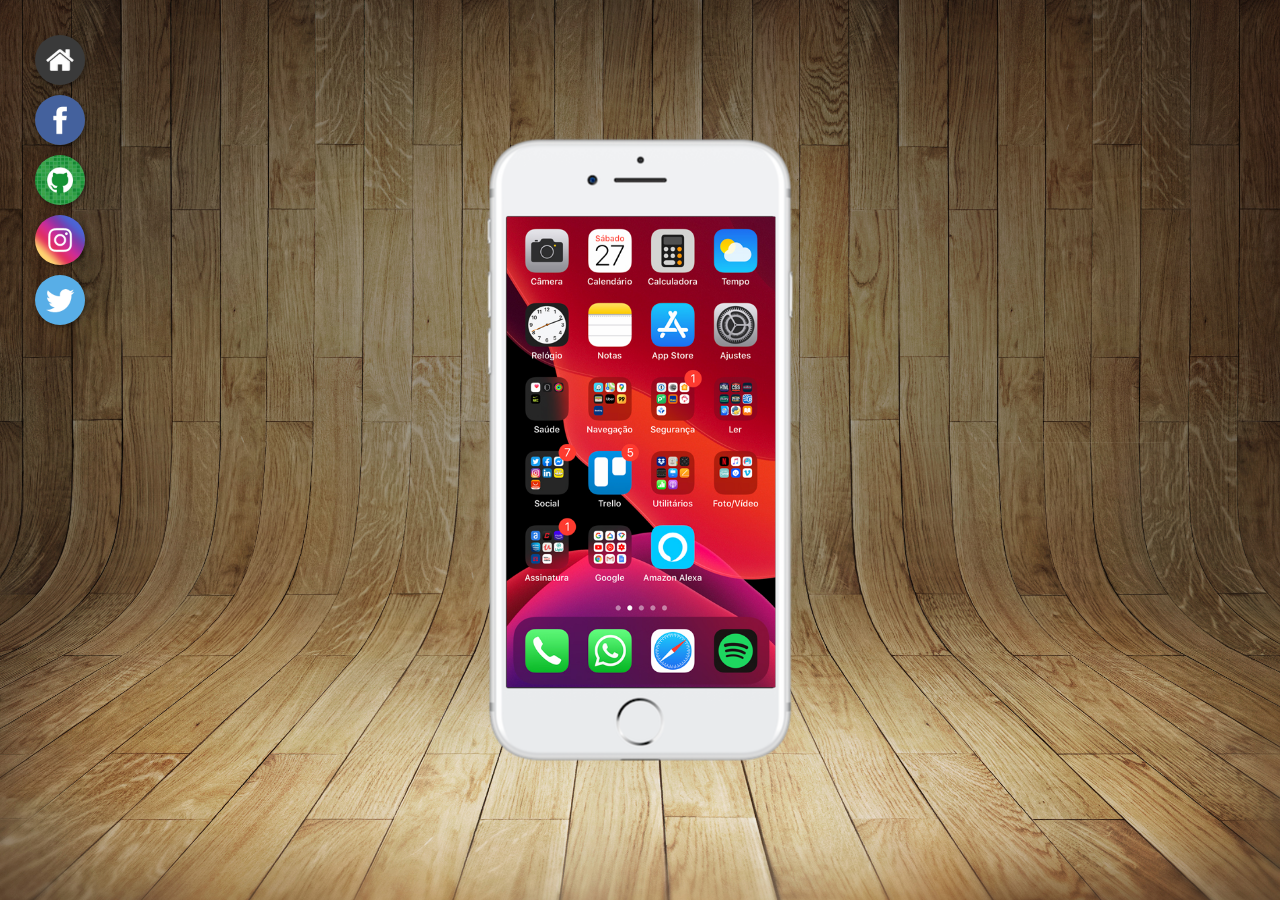
<file: index.html>
<!DOCTYPE html>
<html lang="pt-br">
<head>
    <meta charset="UTF-8">
    <meta http-equiv="X-UA-Compatible" content="IE=edge">
    <meta name="viewport" content="width=device-width, initial-scale=1.0">
    <title>Projeto- Minhas Redes Sociais</title>
    <link rel="shortcut icon" href="favicon.ico" type="image/x-icon">
    <link rel="stylesheet" href="style.css">
</head>
<body>
    <main>
        <section id="telefone">
            <iframe src="home.html" name="tela" id="tela" frameborder="0"></iframe>
        </section>
        <section id="redes-sociais">
            <a href="home.html" target="tela"><img src="imagens/logo-home.jpg" alt=""></a>
            <a href="facebook.html" target="tela"><img src="imagens/logo-facebook.jpg" alt=""></a>
            <a href="github.html" target="tela"><img src="imagens/logo-github.jpg" alt=""></a>
            <a href="instagram.html" target="tela"><img src="imagens/logo-instagram.jpg" alt=""></a>
            <a href="twitter.html" target="tela"><img src="imagens/logo-twitter.jpg" alt=""></a>
        </section>
    </main>
</body>
</html>
</file>
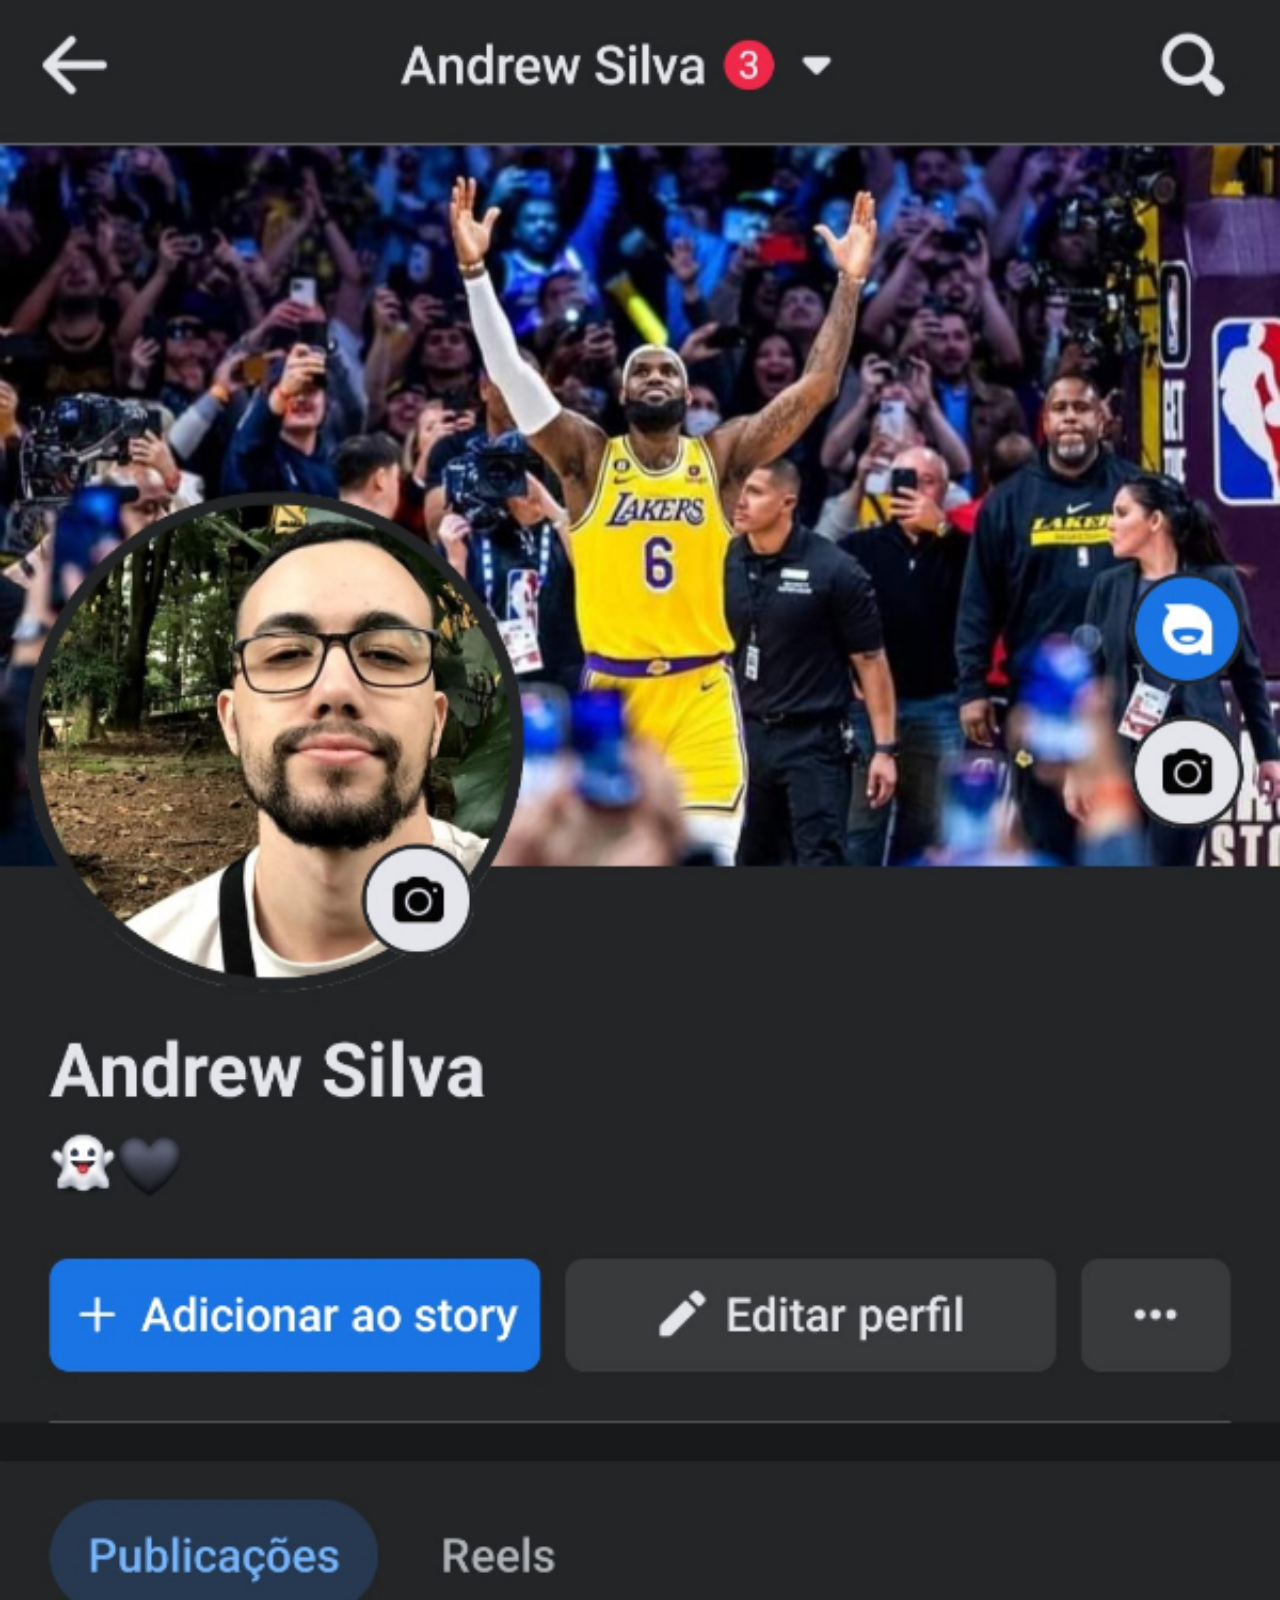
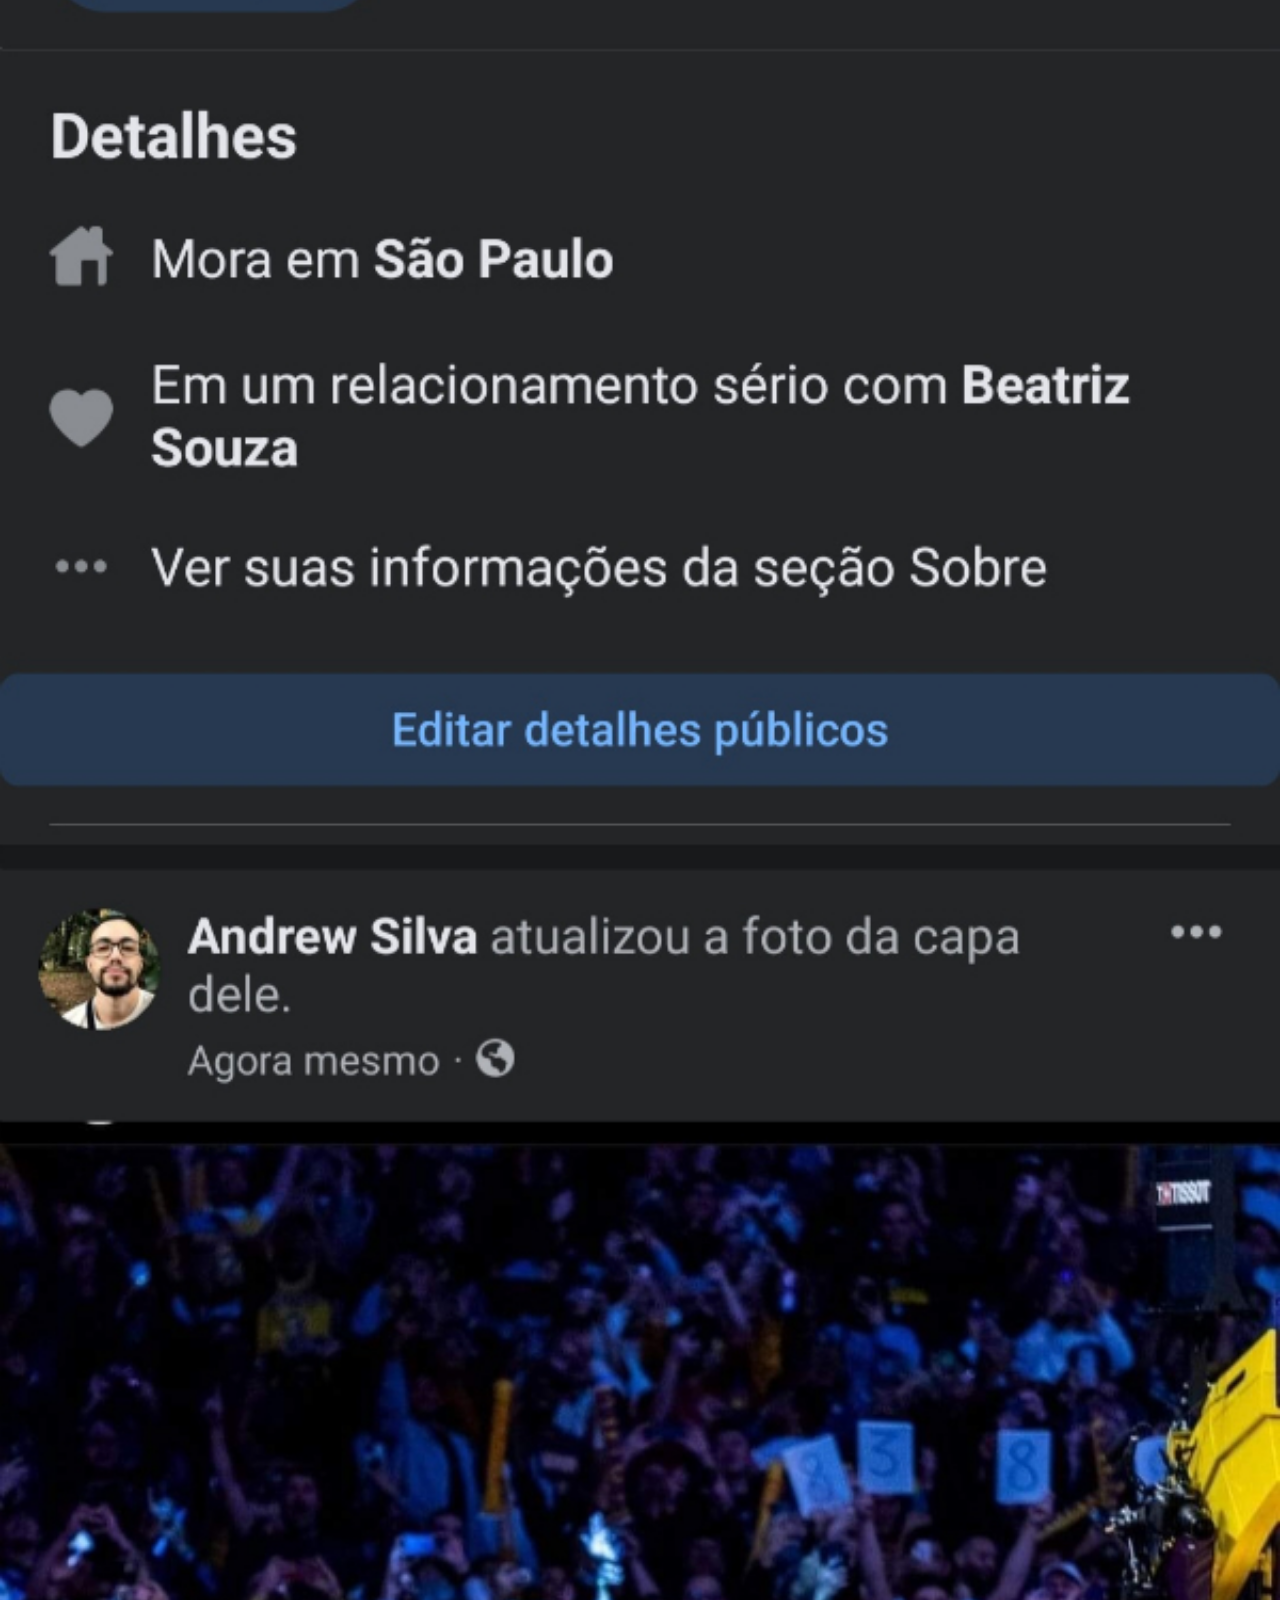
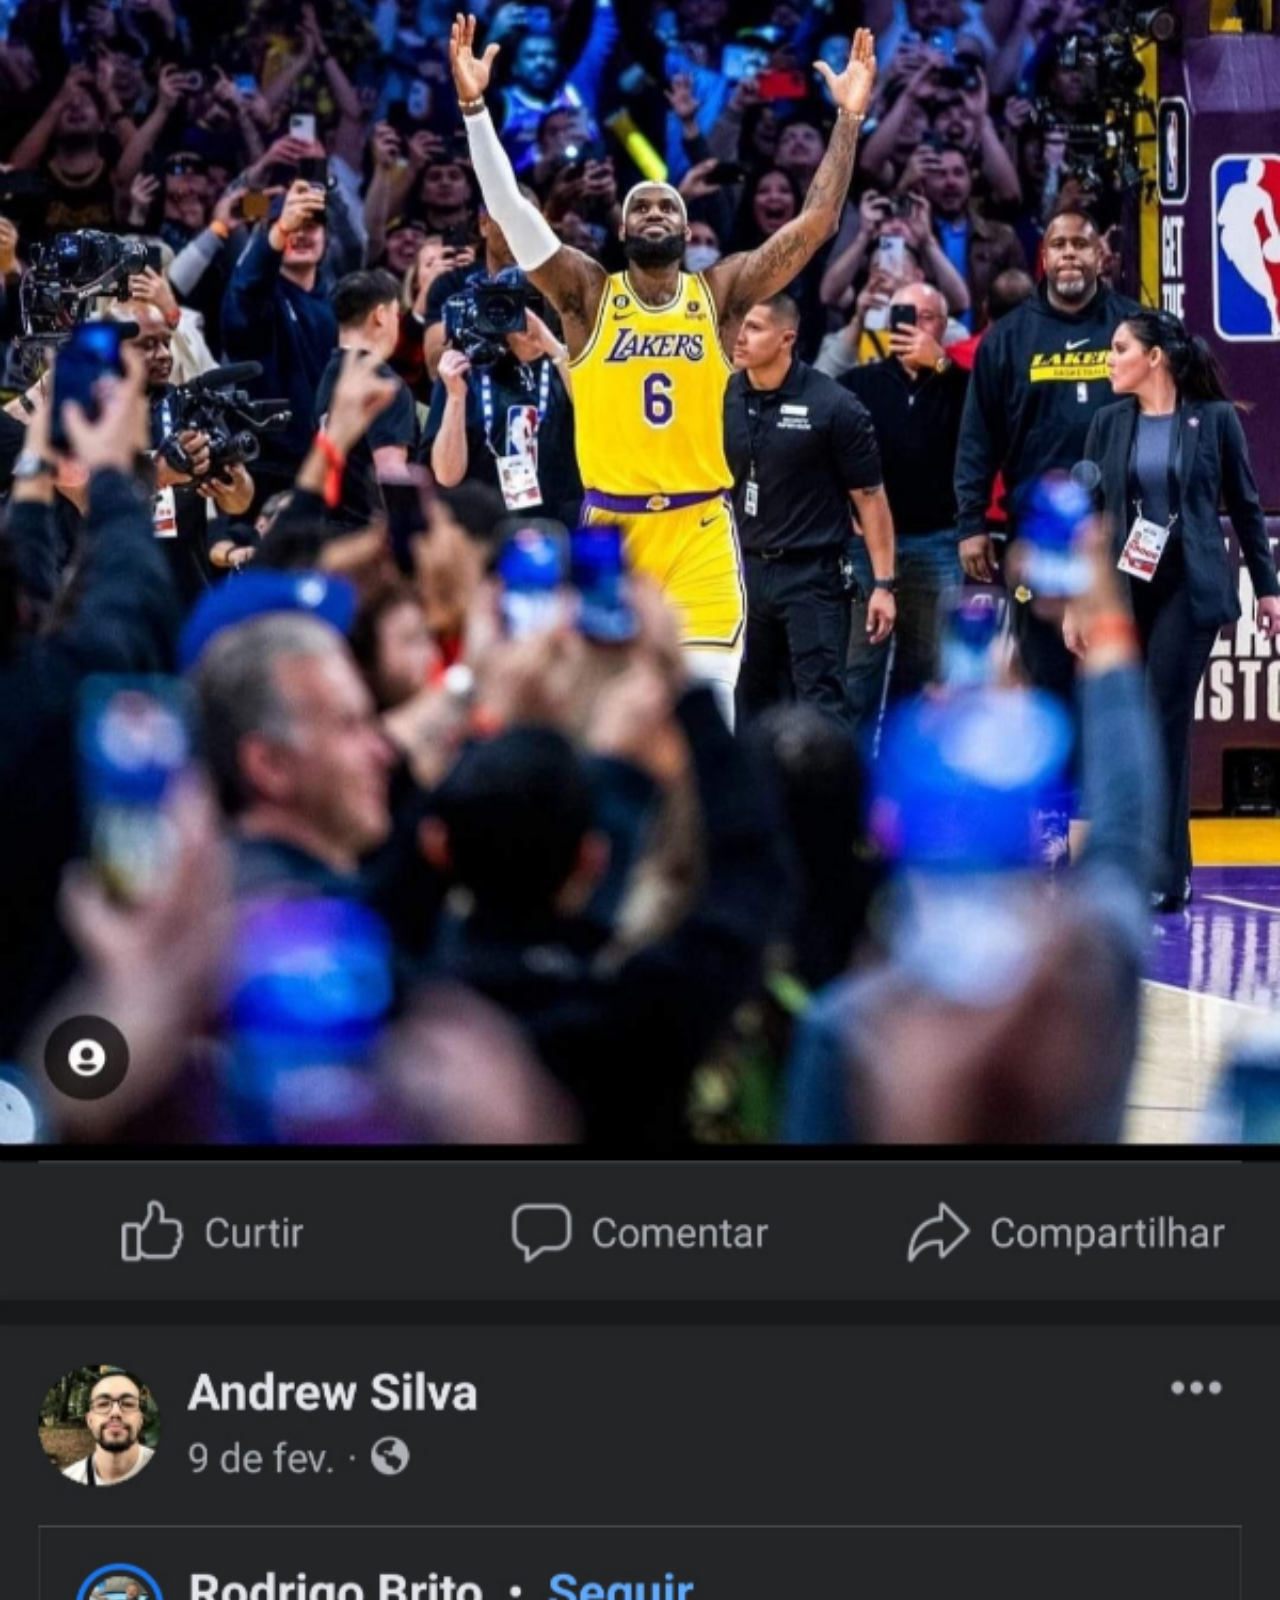
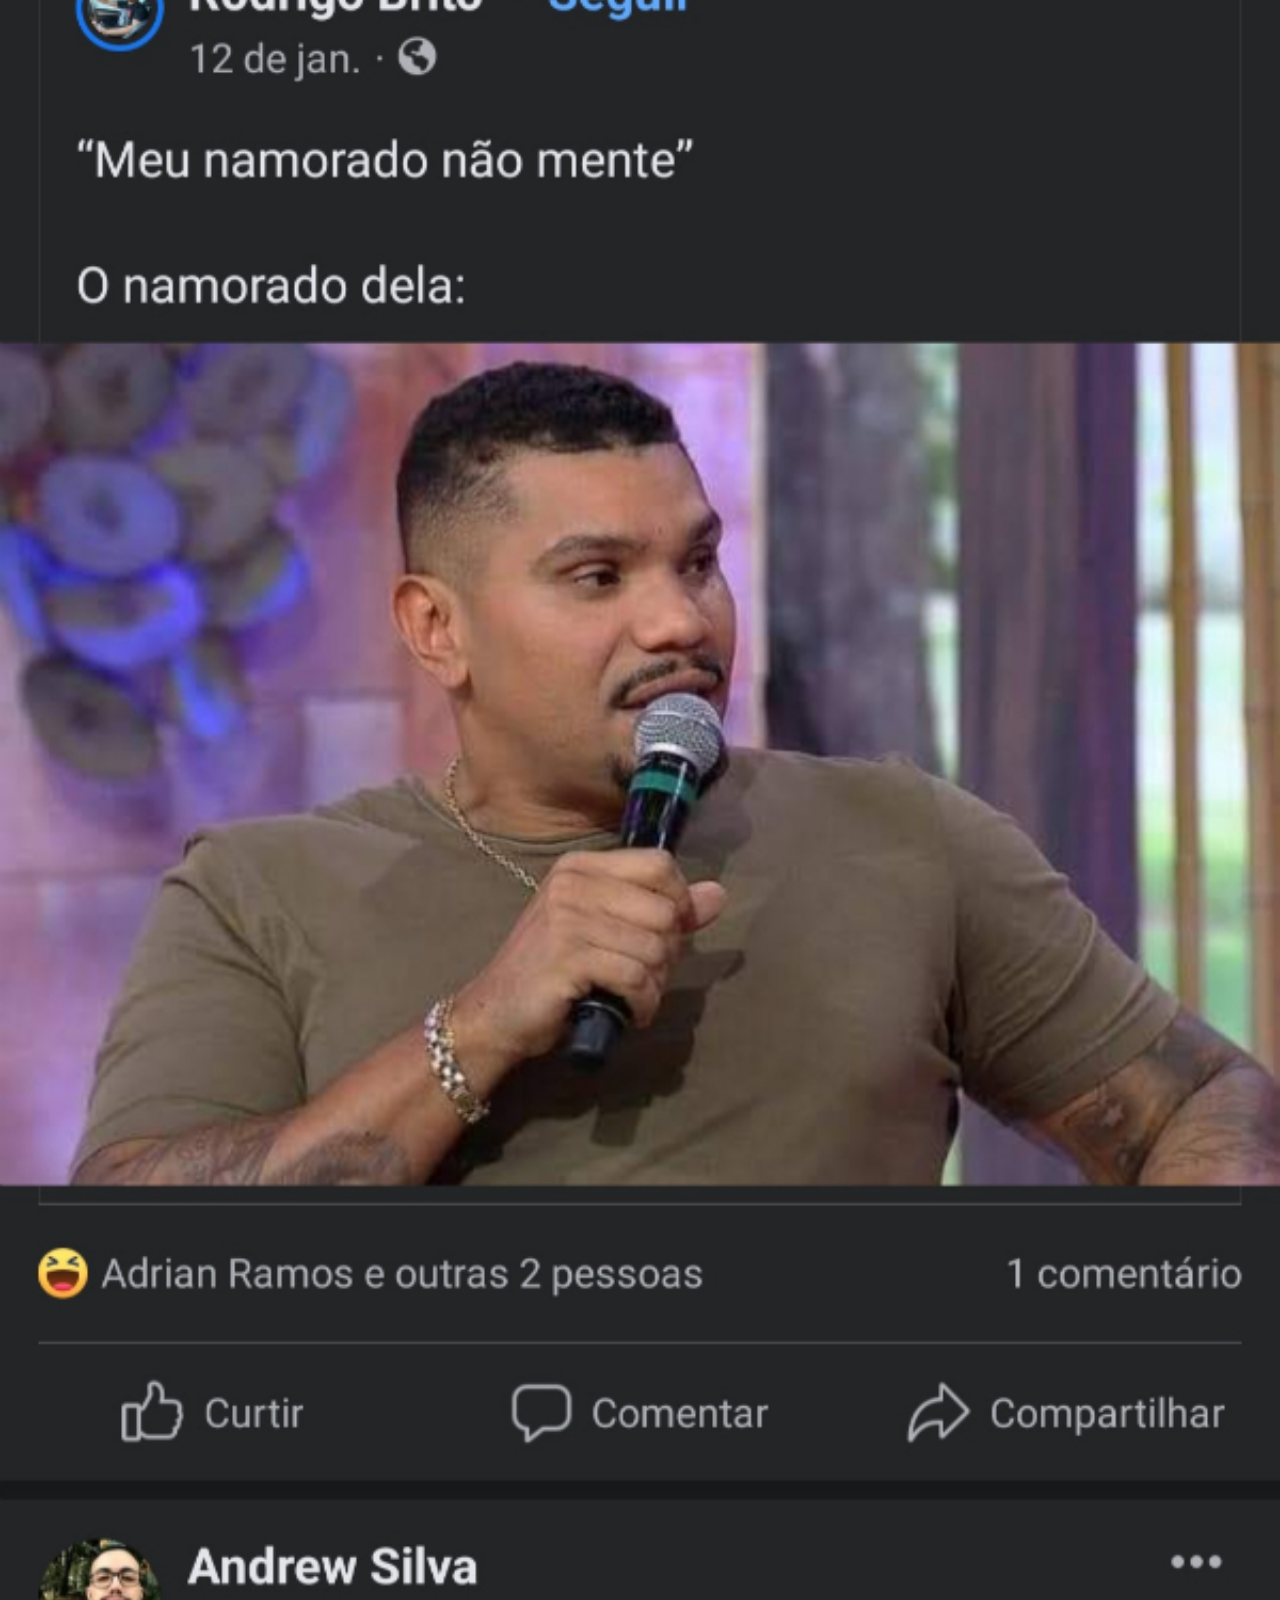
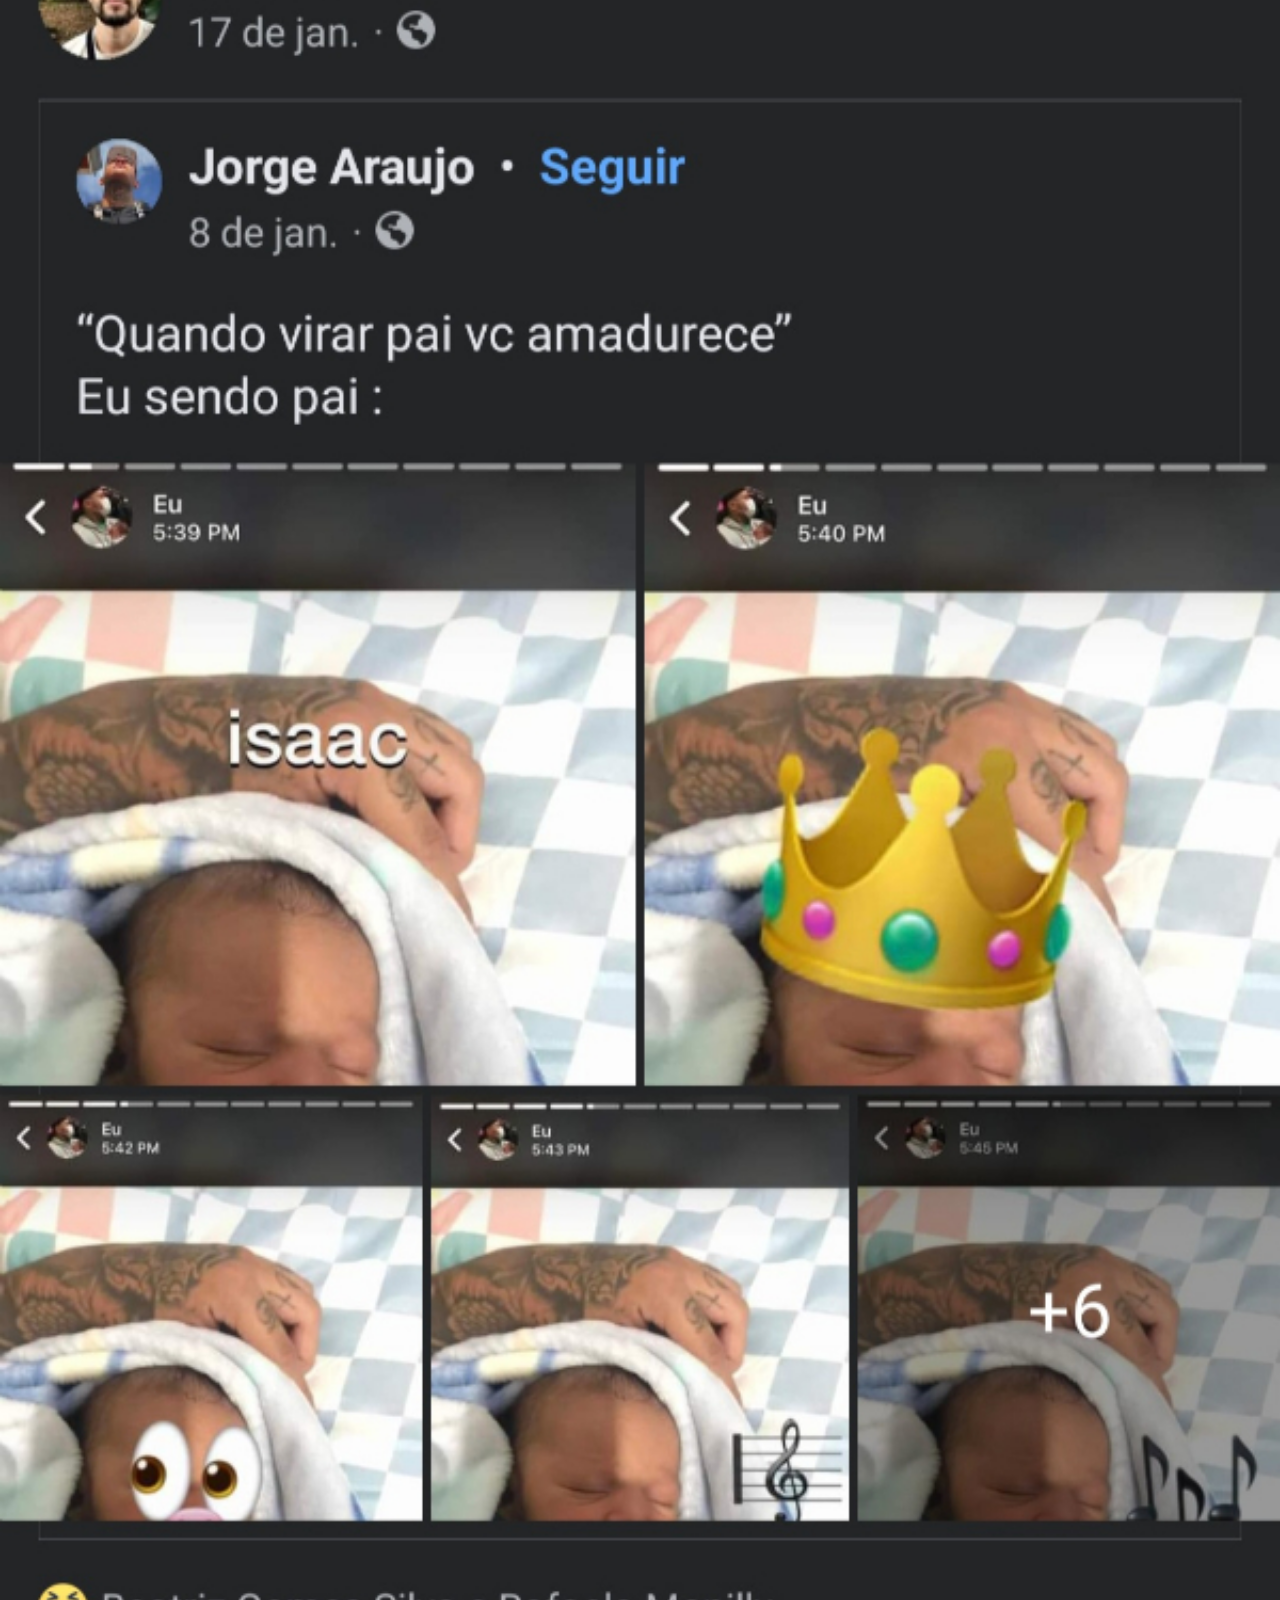
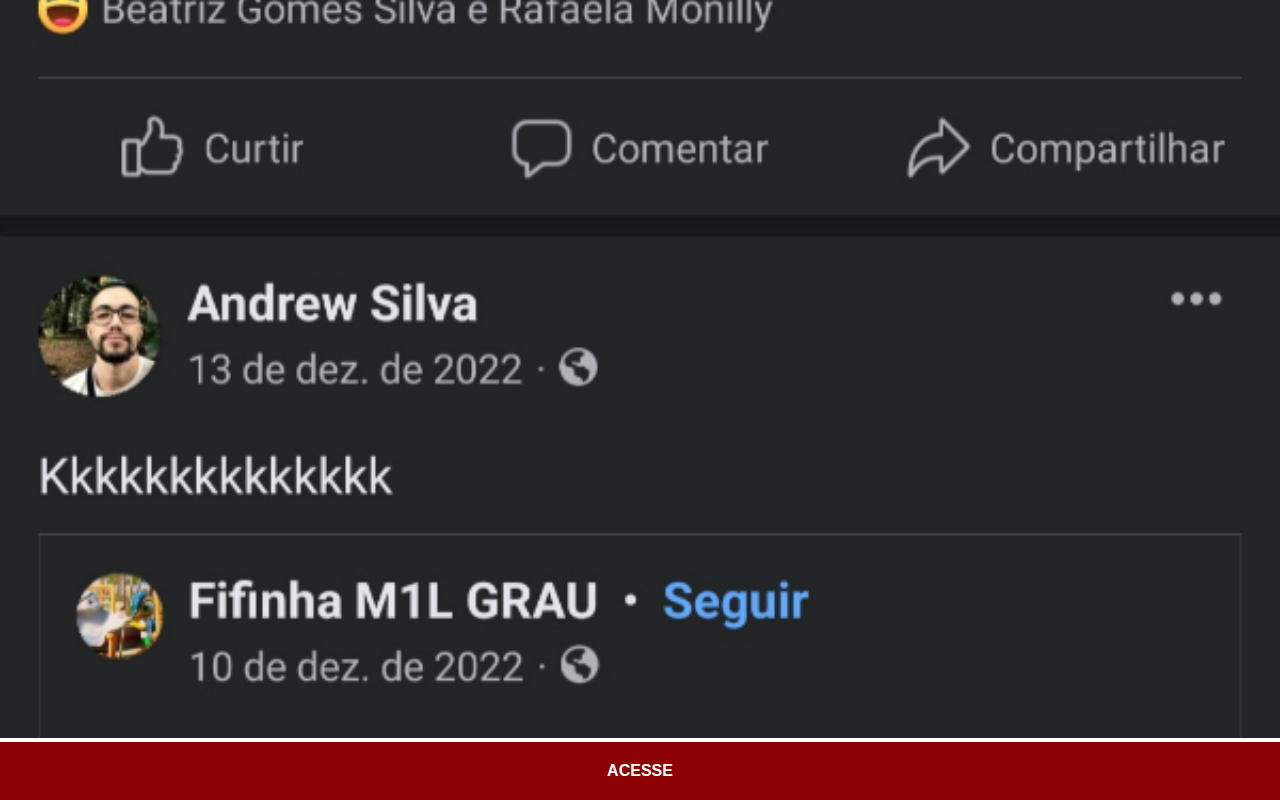
<file: facebook.html>
<!DOCTYPE html>
<html lang="pt-br">
<head>
    <meta charset="UTF-8">
    <meta name="viewport" content="width=device-width, initial-scale=1.0">
    <title>Facebook</title>
    <link rel="stylesheet" href="social.css">
</head>
<body>
    <img src="imagens/tela-facebook.jpg" alt="Facebook">
    <a href="https://www.facebook.com/Andrew13G" target="_blank">ACESSE</a>
</body>
</html>
</file>
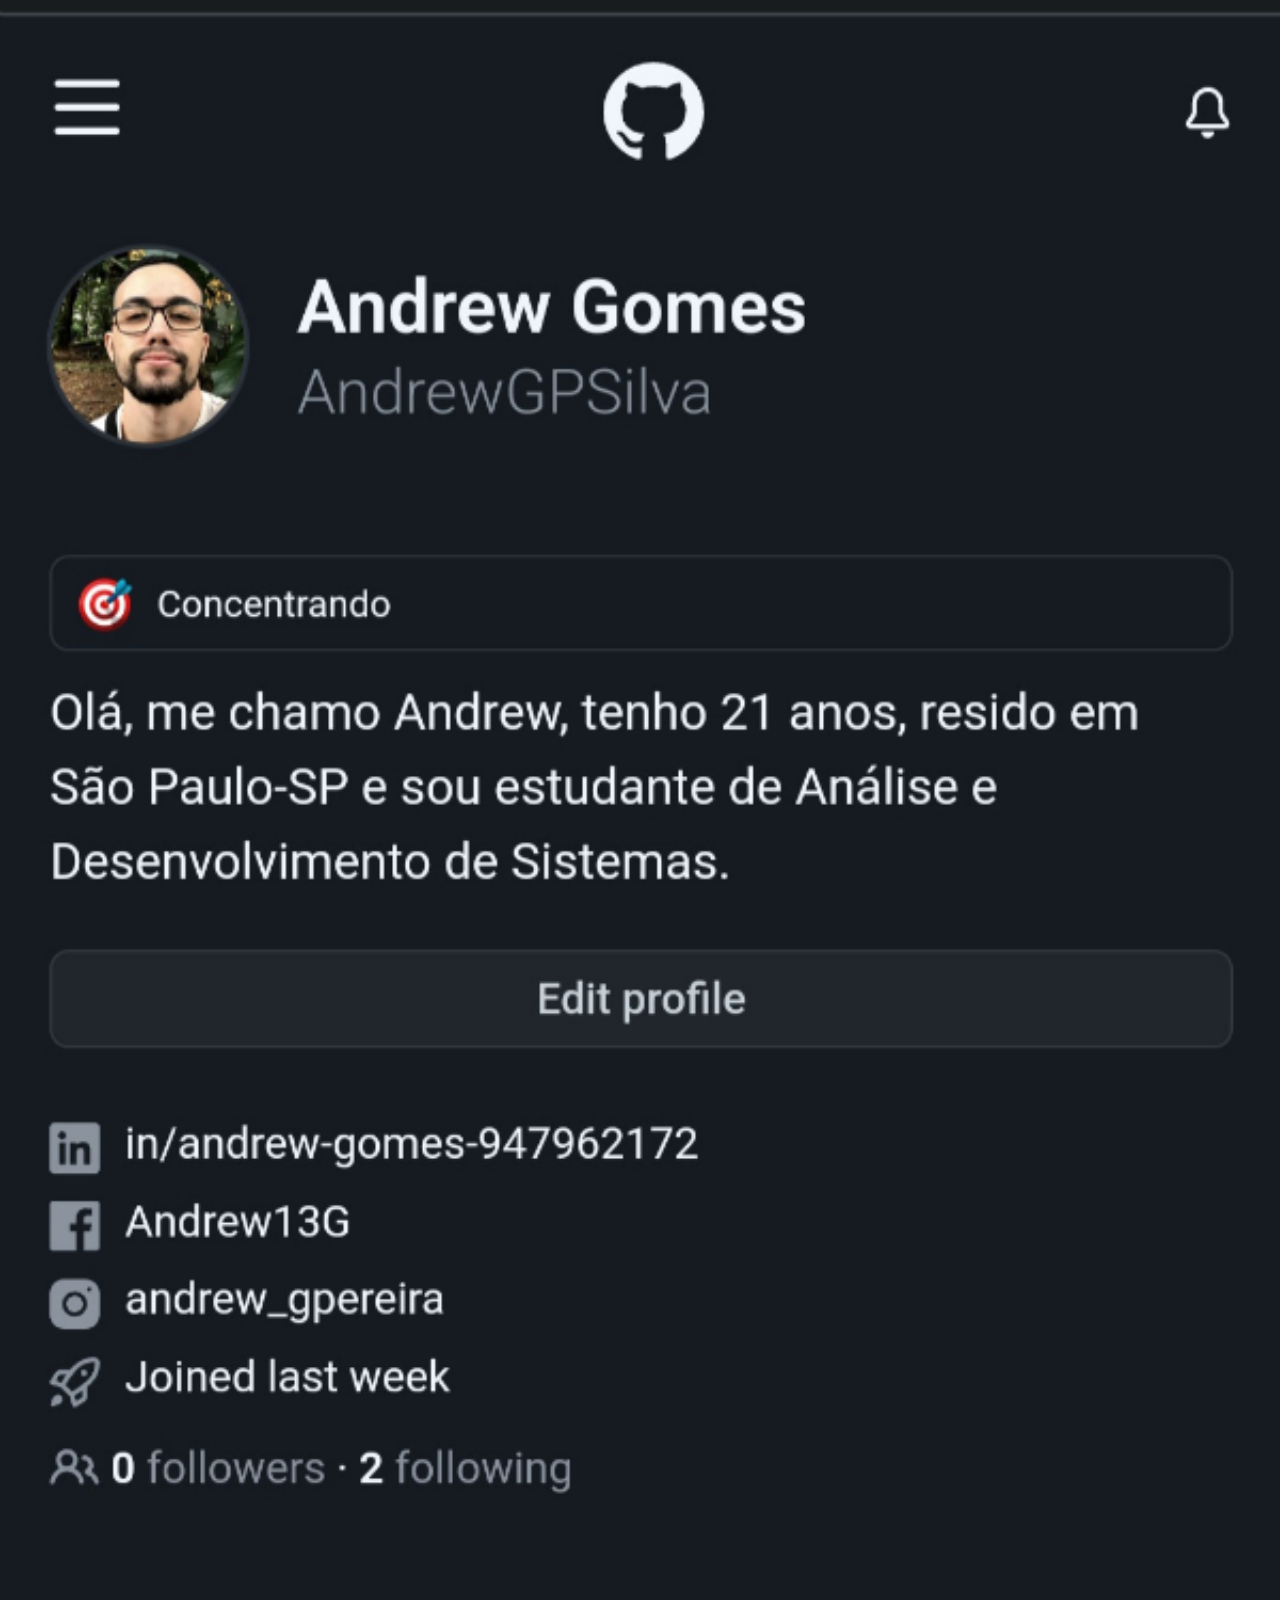
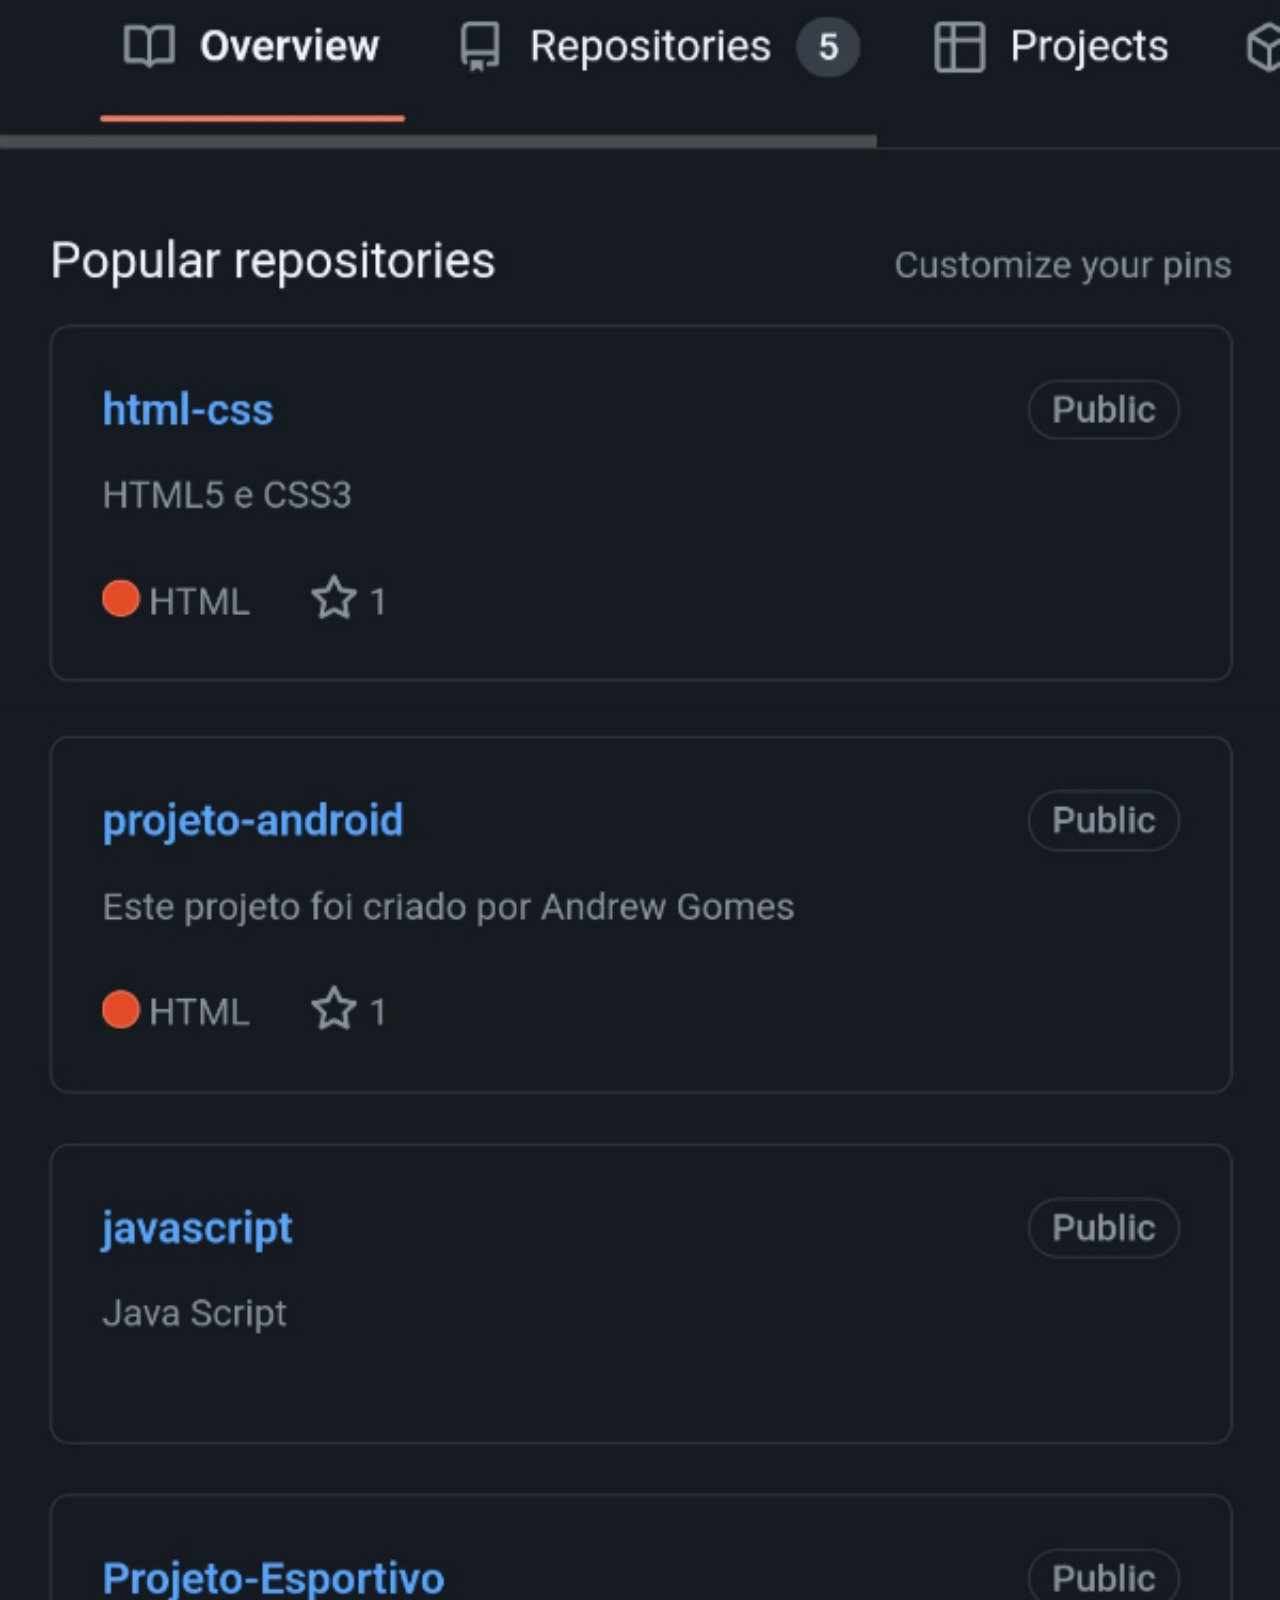
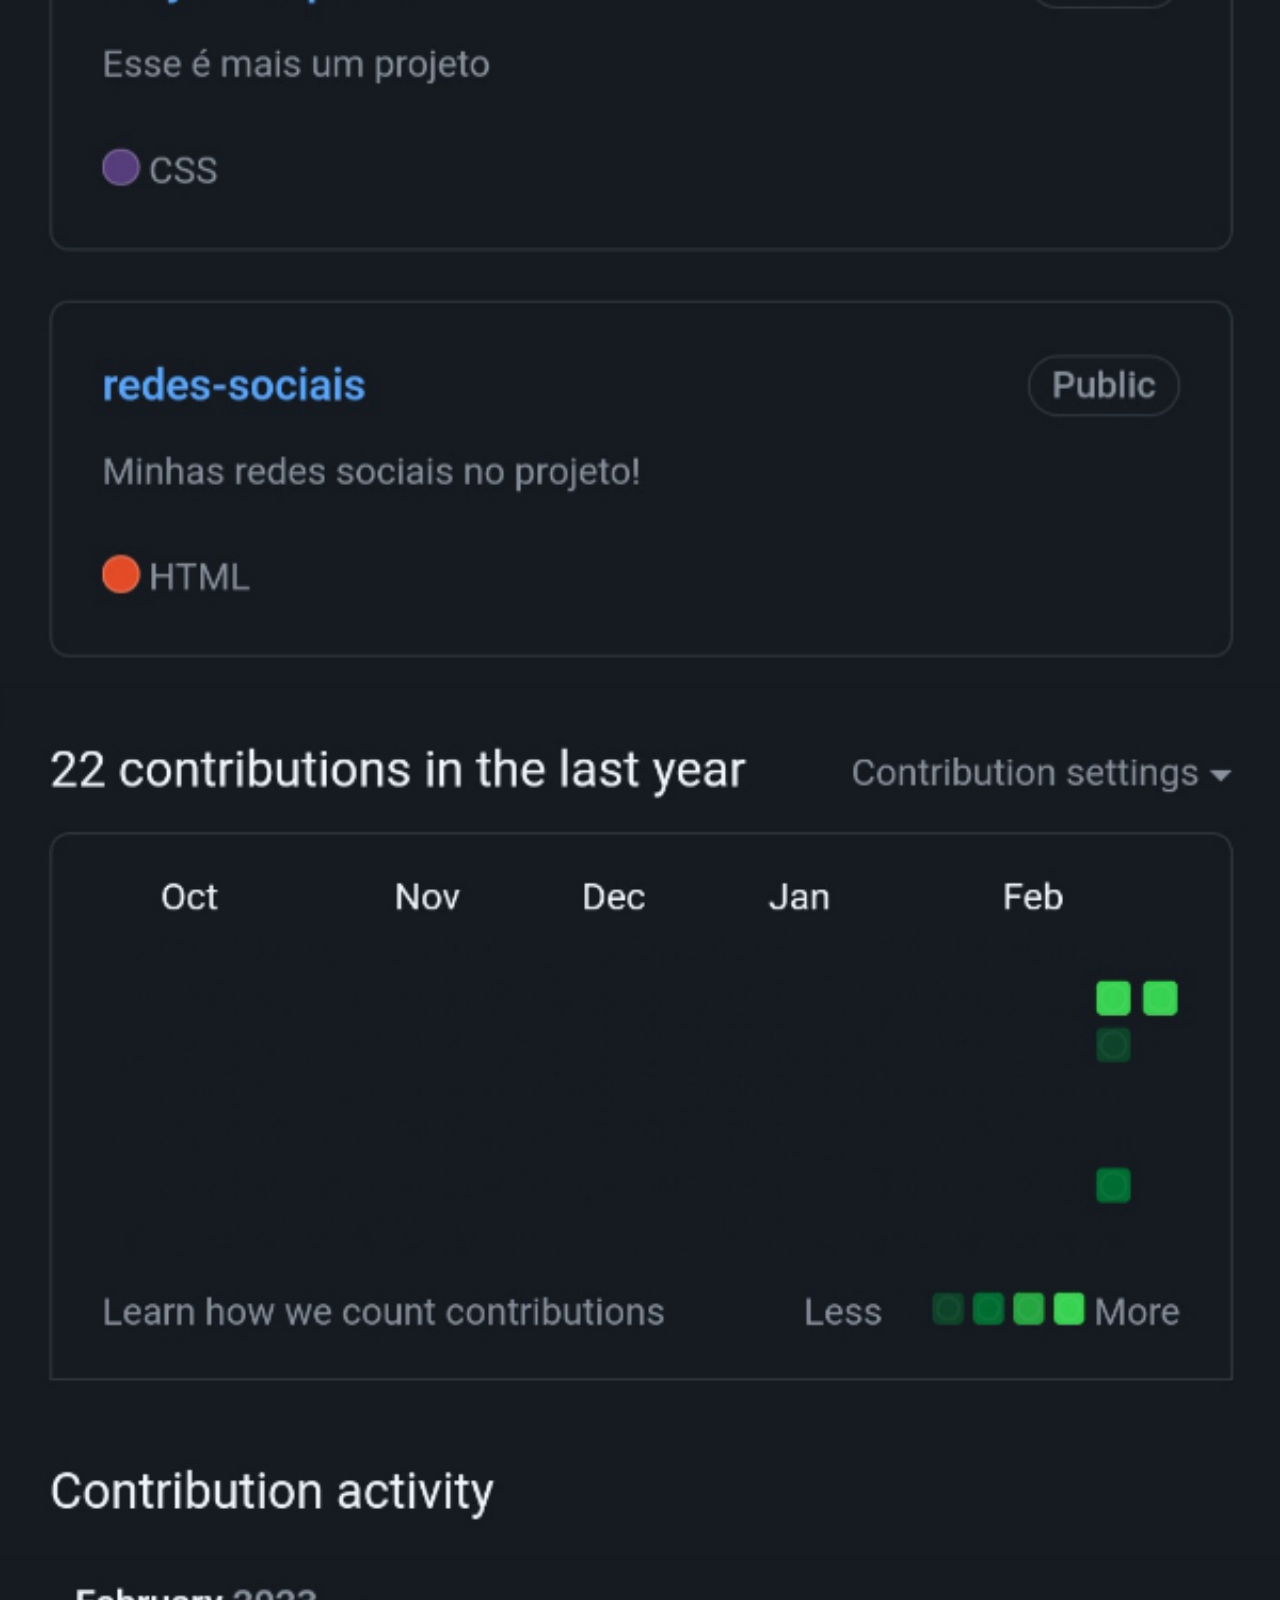
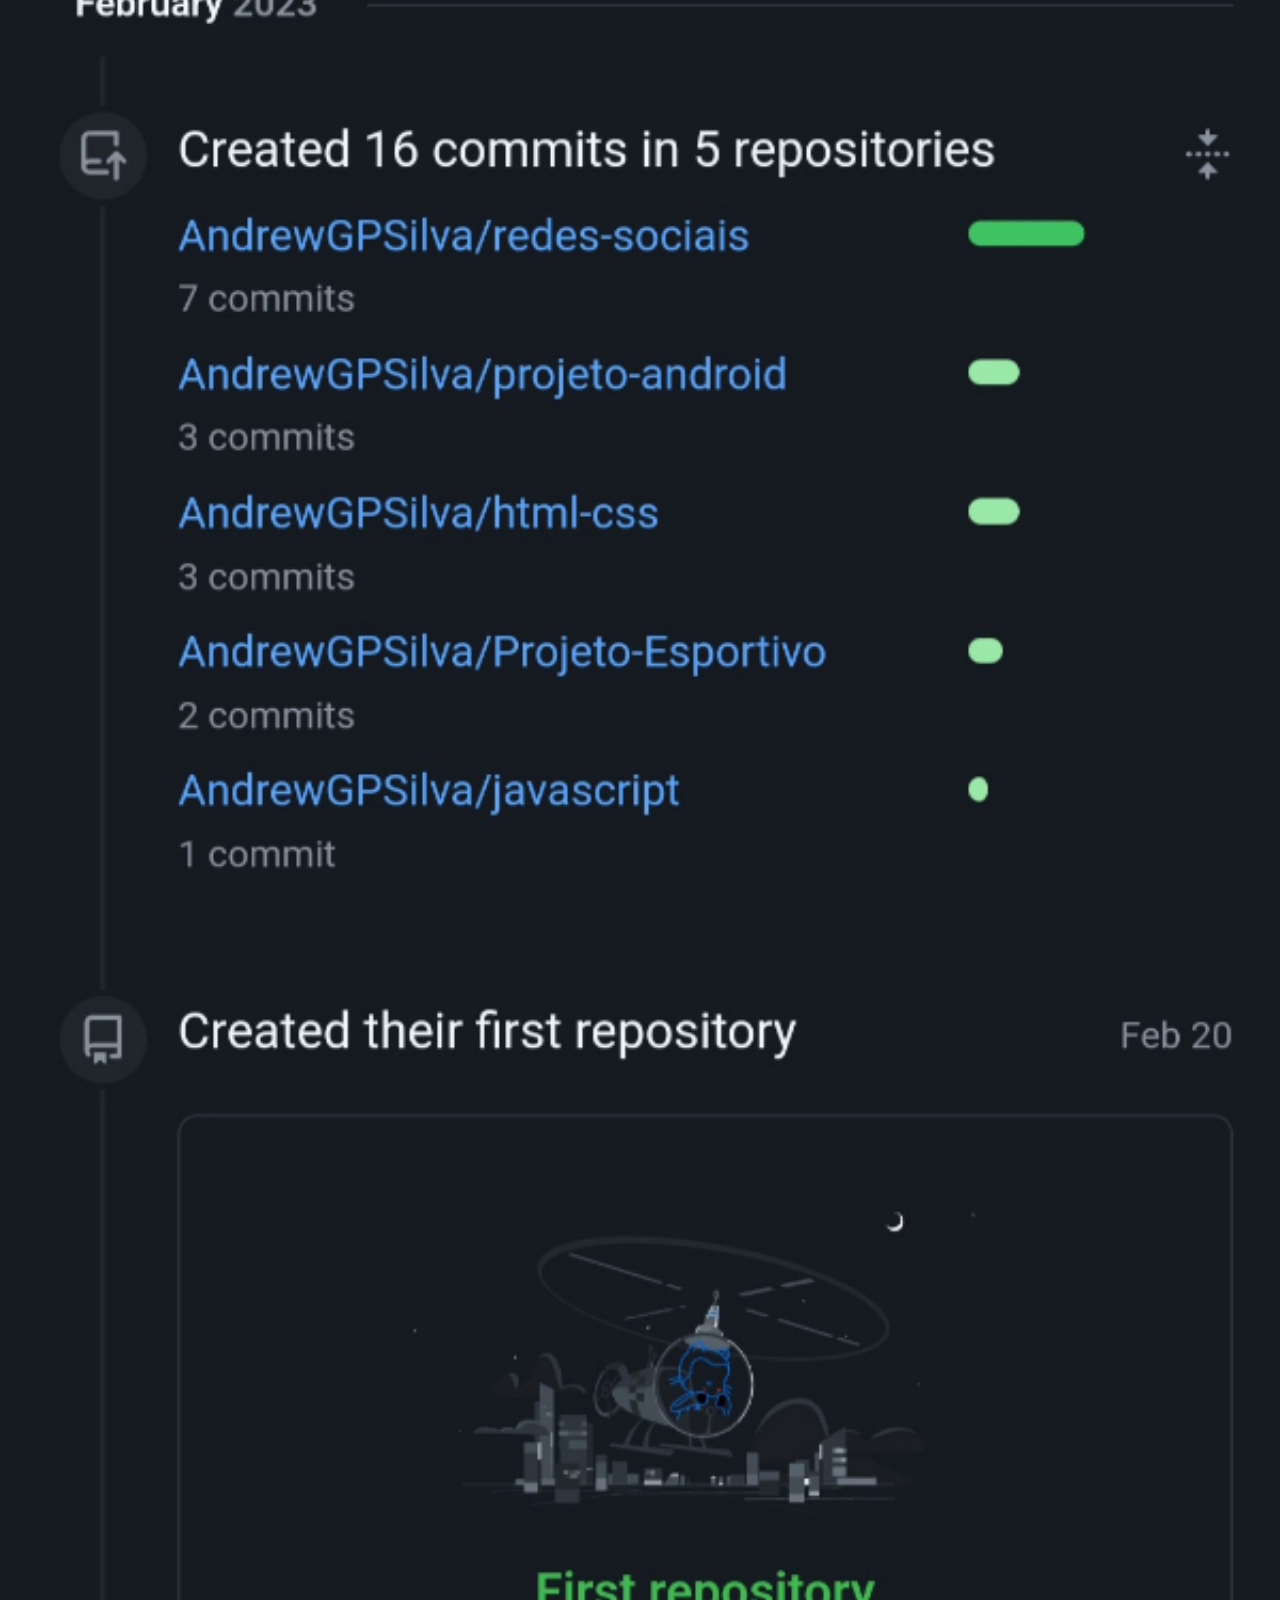
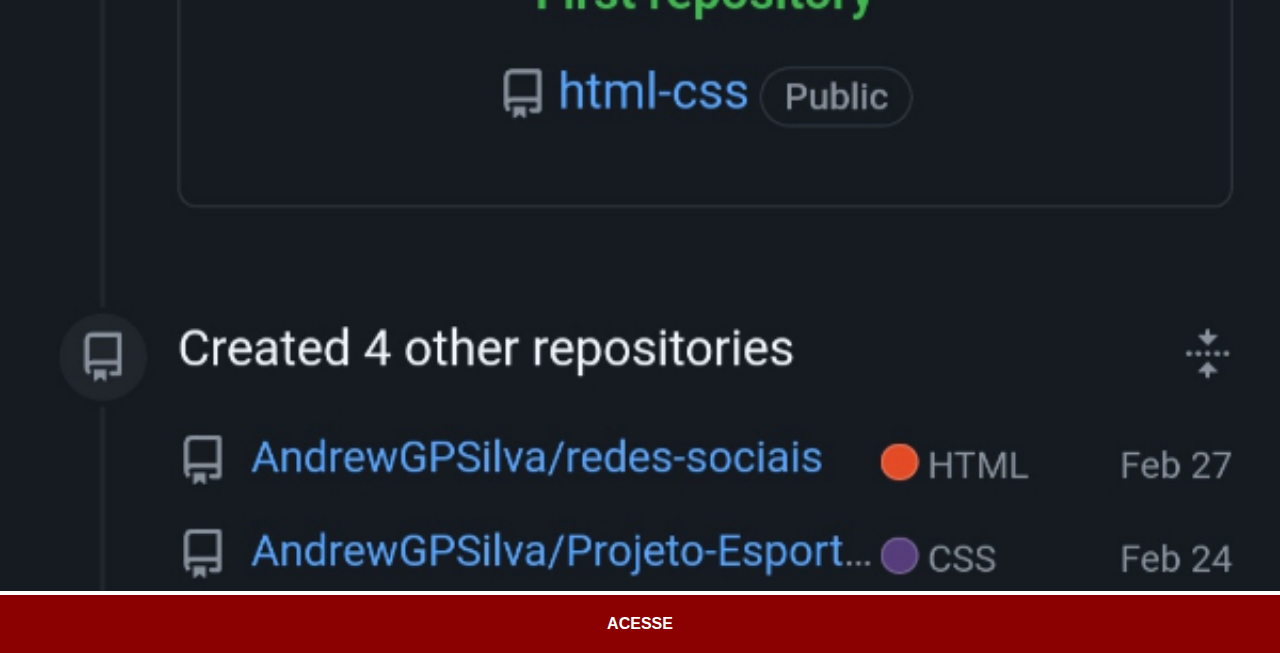
<file: github.html>
<!DOCTYPE html>
<html lang="pt-br">
<head>
    <meta charset="UTF-8">
    <meta name="viewport" content="width=device-width, initial-scale=1.0">
    <title>Github</title>
    <link rel="stylesheet" href="social.css">
</head>
<body>
    <img src="imagens/tela-github.jpg" alt="Github">
    <a href="https://github.com/andrewgpsilva/" target="_blank">ACESSE</a>
</body>
</html>
</file>
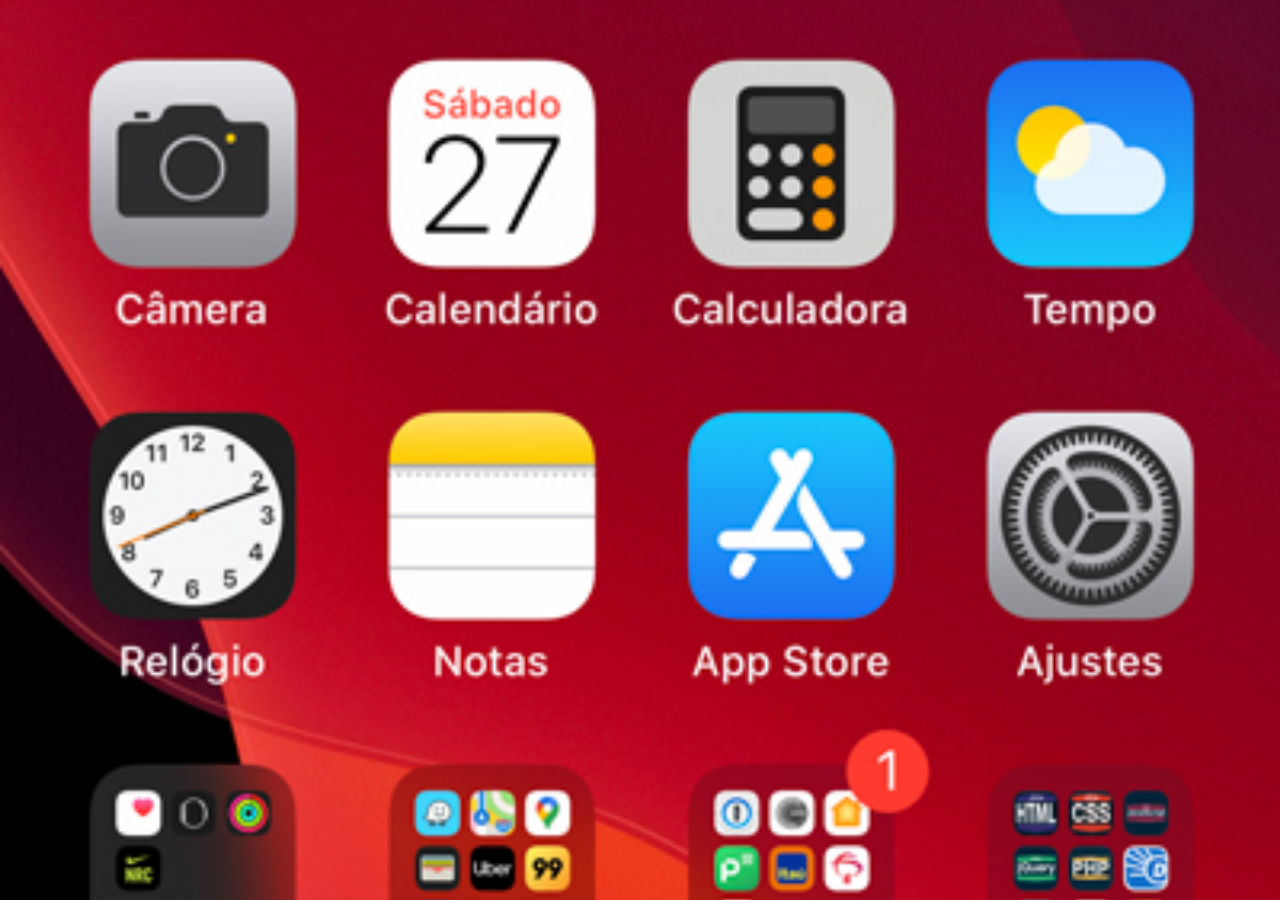
<file: home.html>
<!DOCTYPE html>
<html lang="pt-br">
<head>
    <meta charset="UTF-8">
    <meta http-equiv="X-UA-Compatible" content="IE=edge">
    <meta name="viewport" content="width=device-width, initial-scale=1.0">
    <title>Home</title>
    <style>
        * {
            margin: 0%;
            padding: 0%;
        }

        body {
            width: 100vw;
            height: 100vh;
            background: black url(imagens/tela-home.jpg) no-repeat top center;
            background-size: cover;
        }
    </style>
</head>
<body>
</body>
</html>
</file>
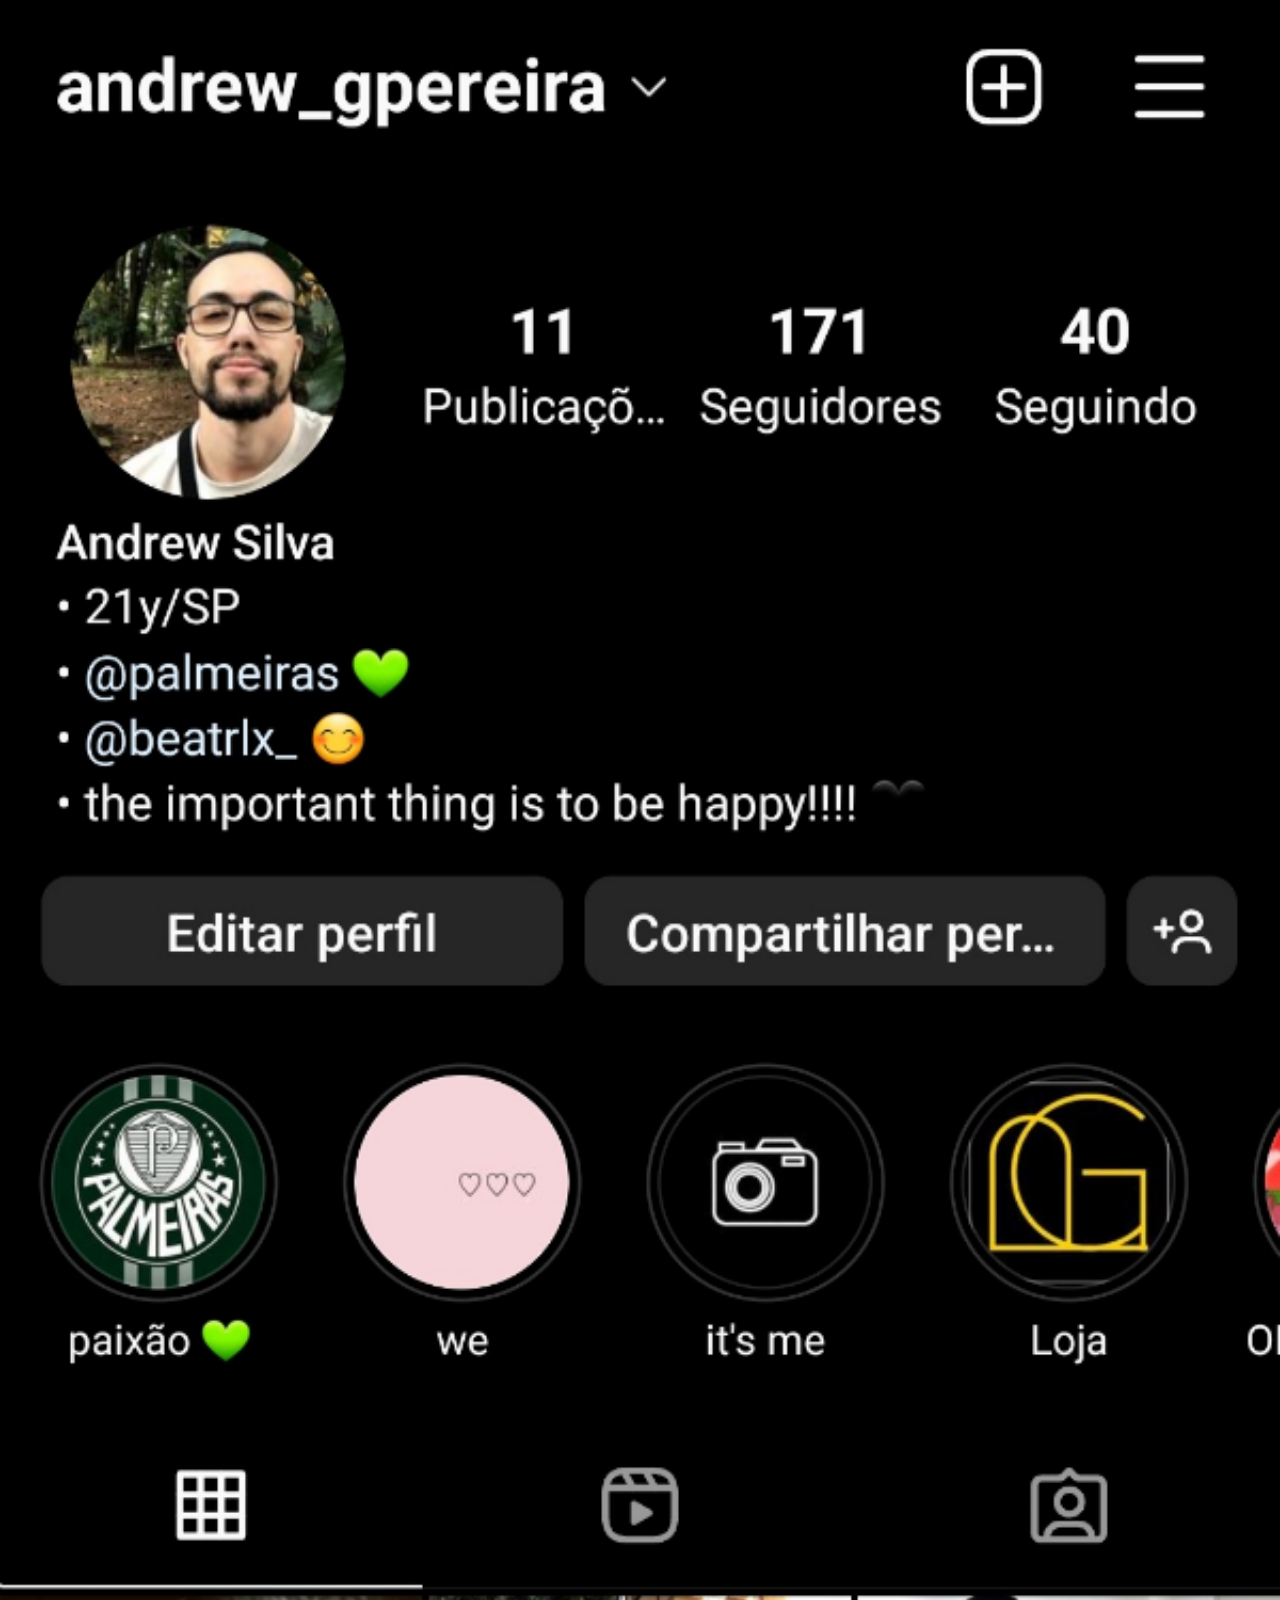
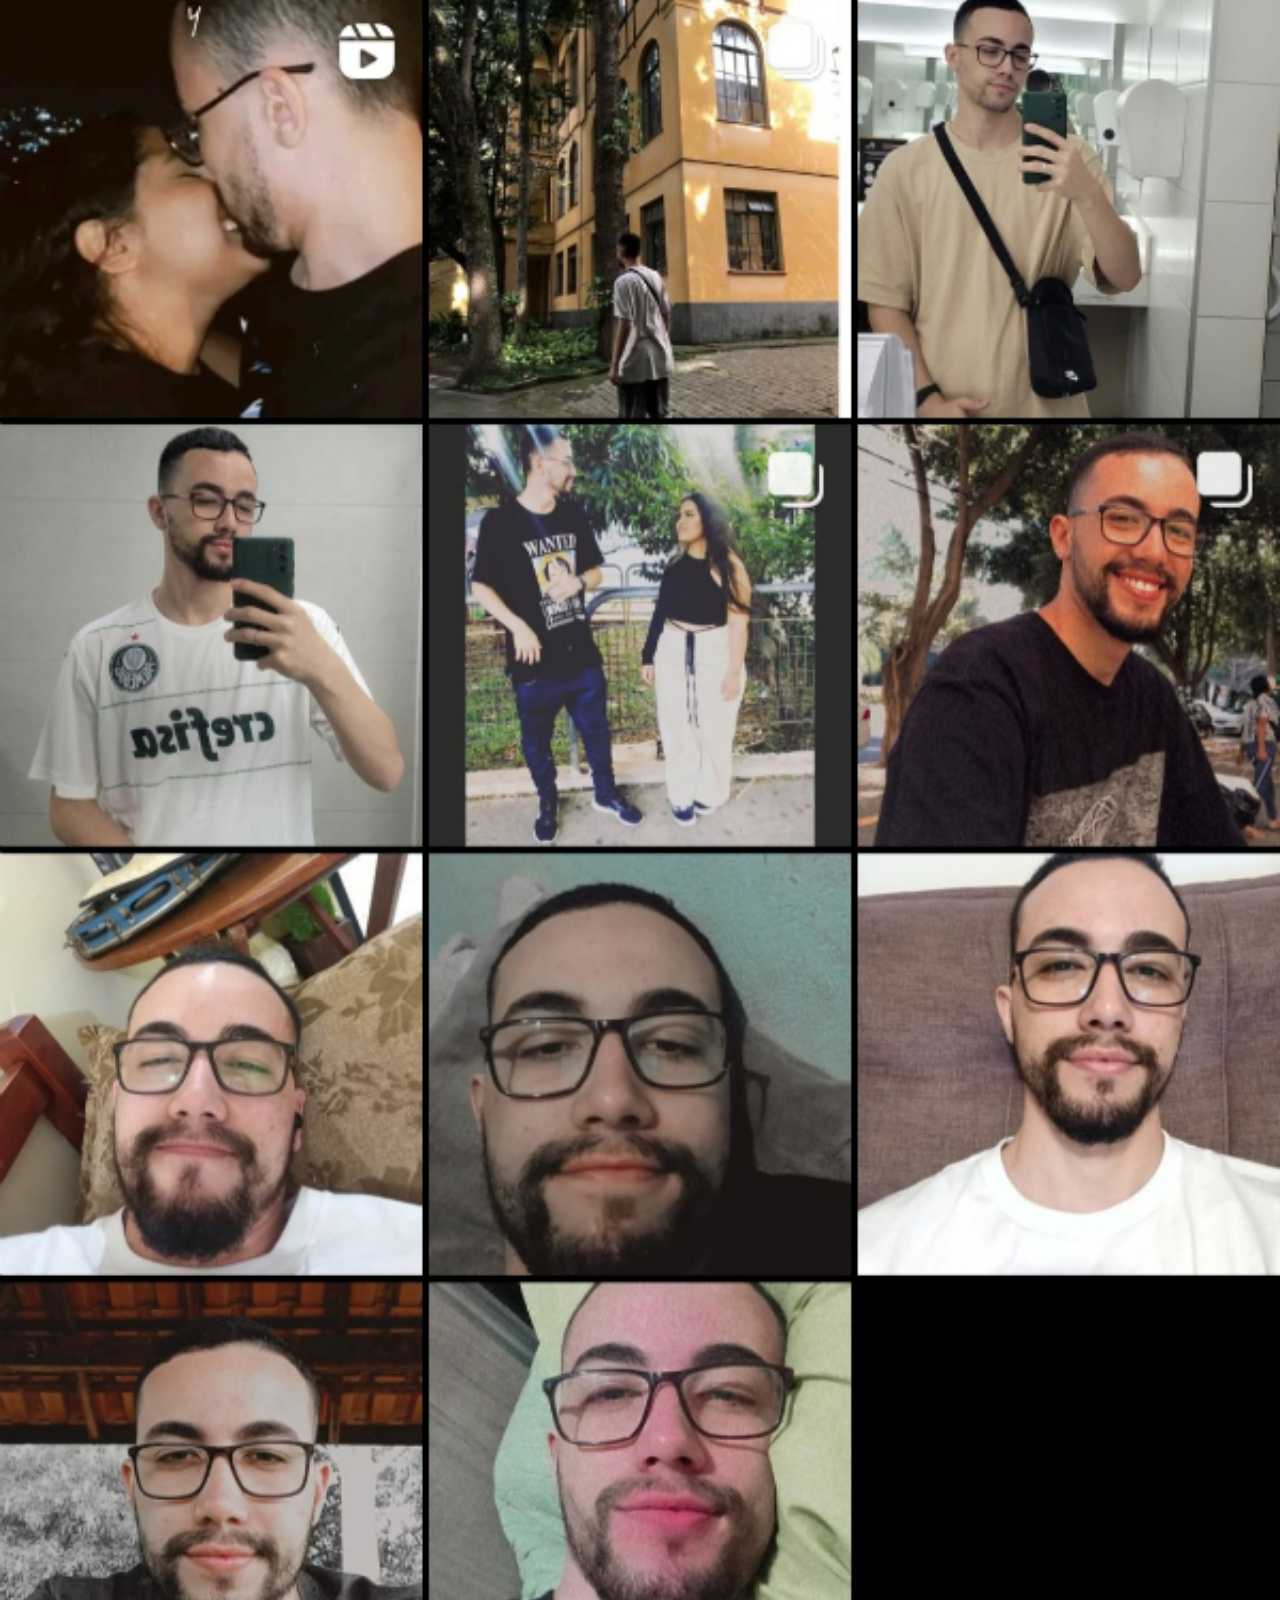
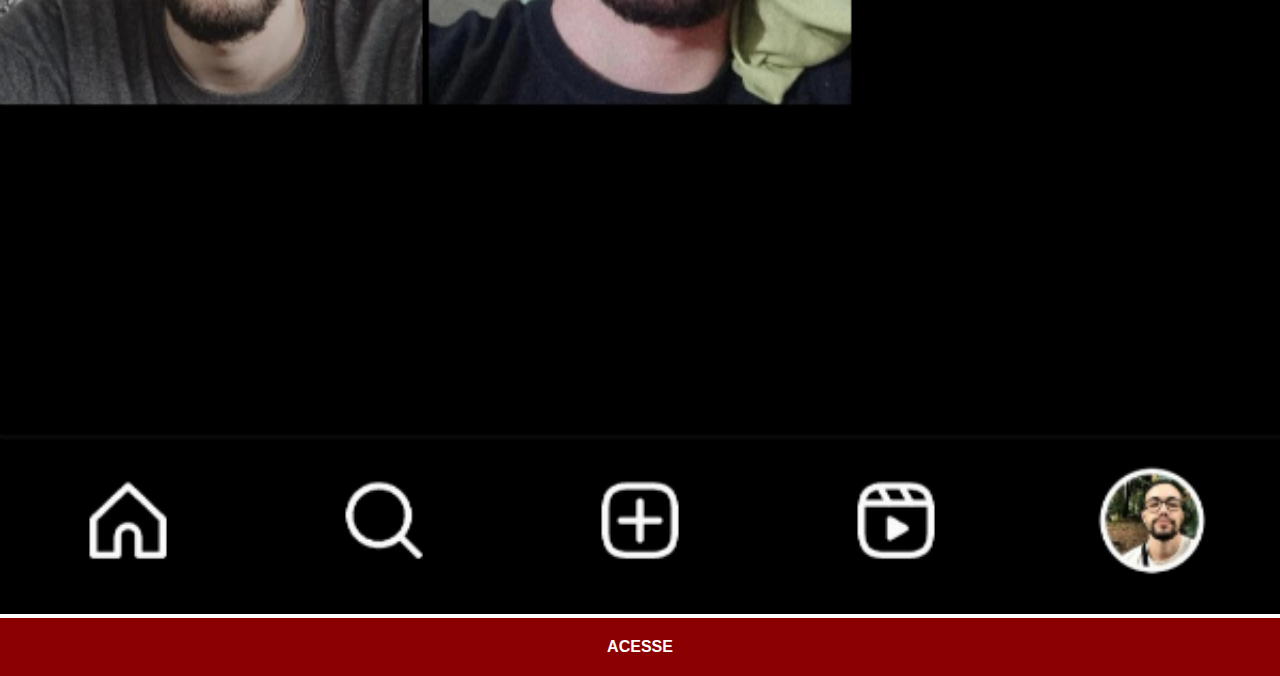
<file: instagram.html>
<!DOCTYPE html>
<html lang="pt-br">
<head>
    <meta charset="UTF-8">
    <meta name="viewport" content="width=device-width, initial-scale=1.0">
    <title>Instagram</title>
    <link rel="stylesheet" href="social.css">
</head>
<body>
    <img src="imagens/tela-instagram.jpg" alt="instagram">
    <a href="https://www.instagram.com/andrew_gpereira/" target="_blank">ACESSE</a>
</body>
</html>
</file>
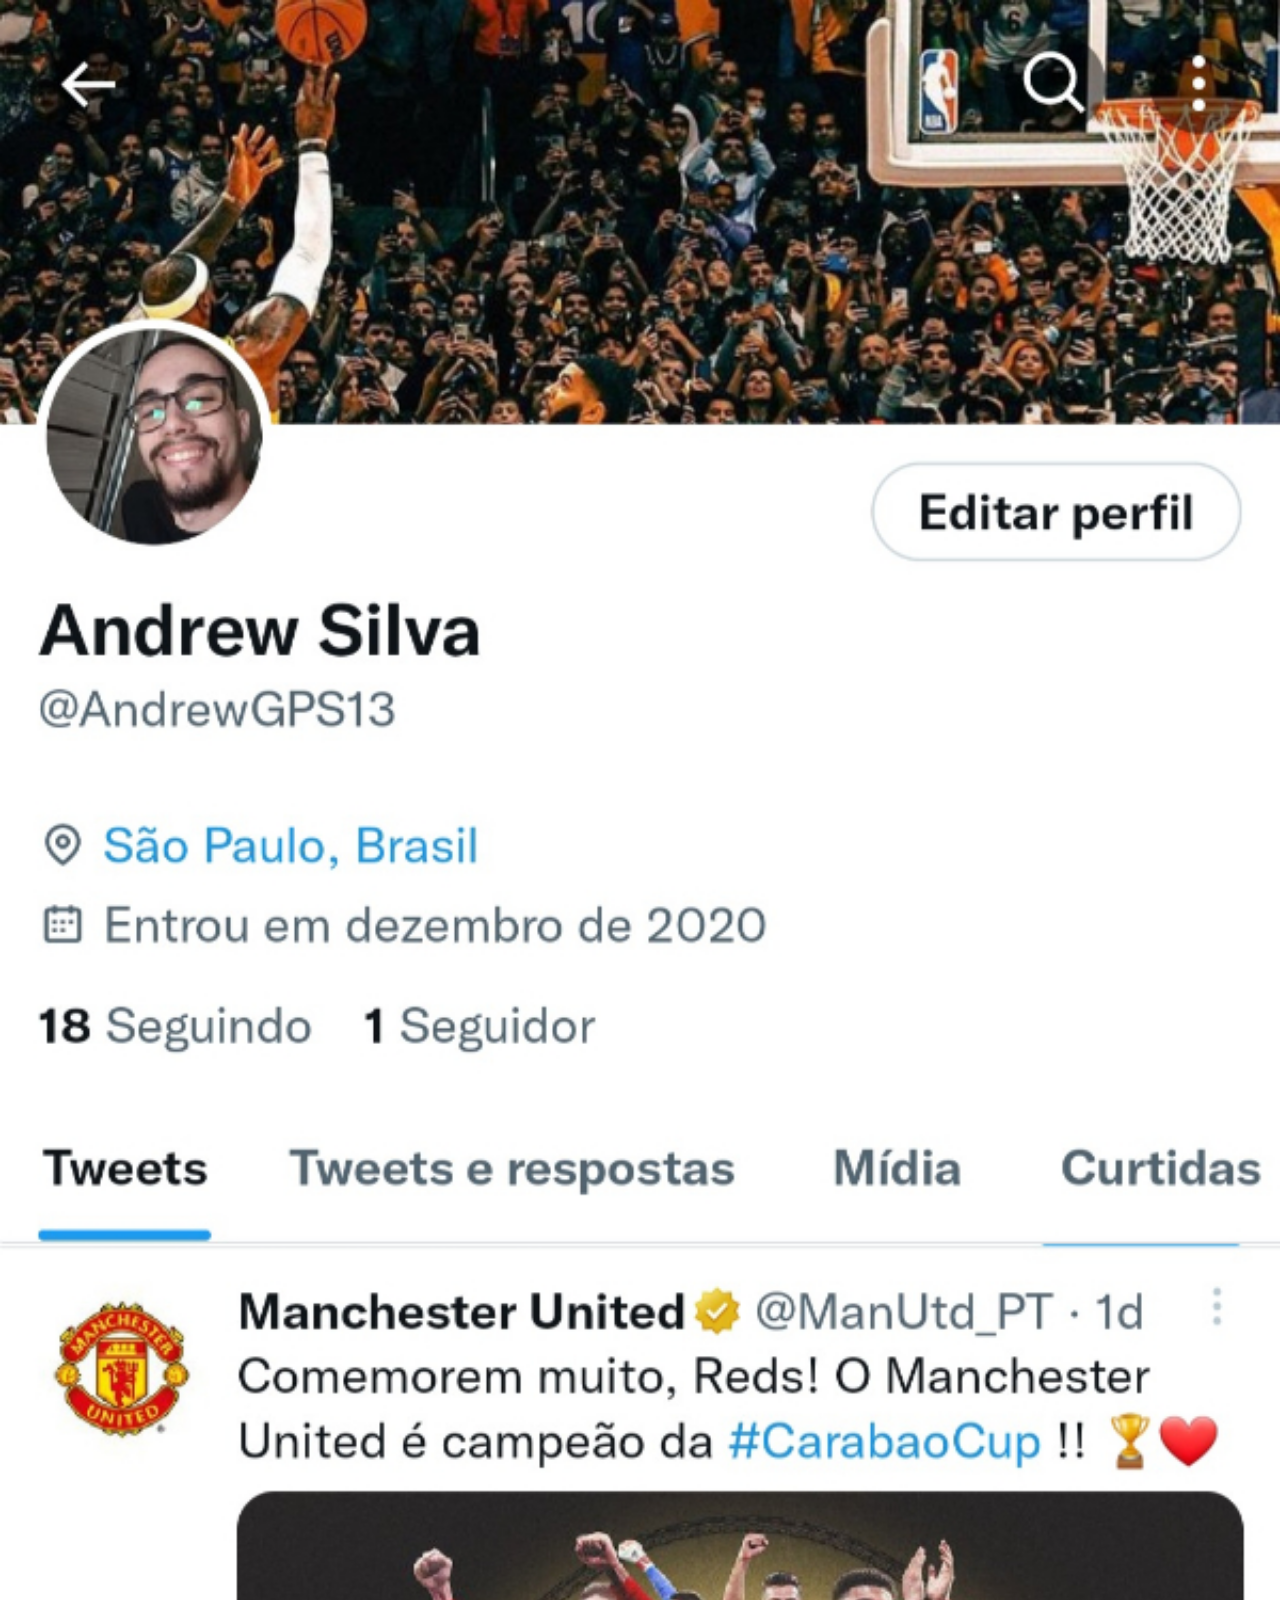
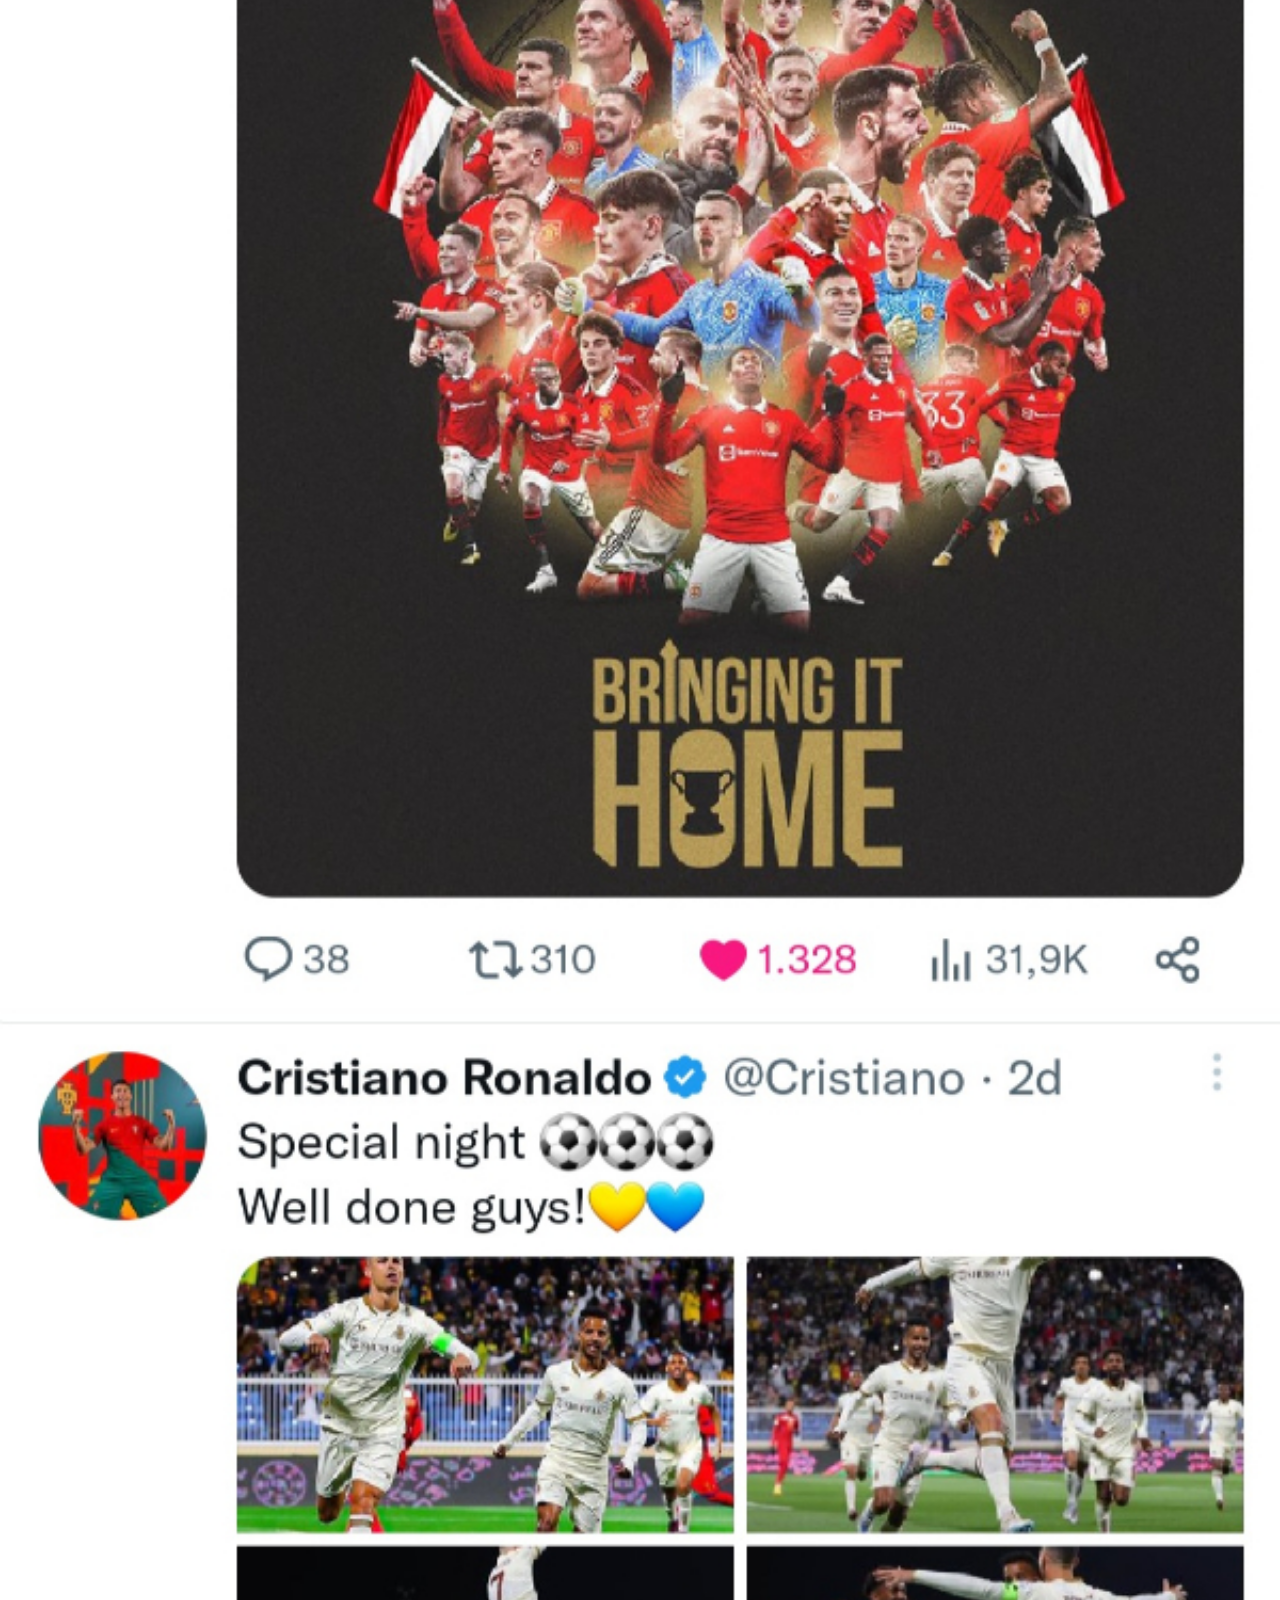
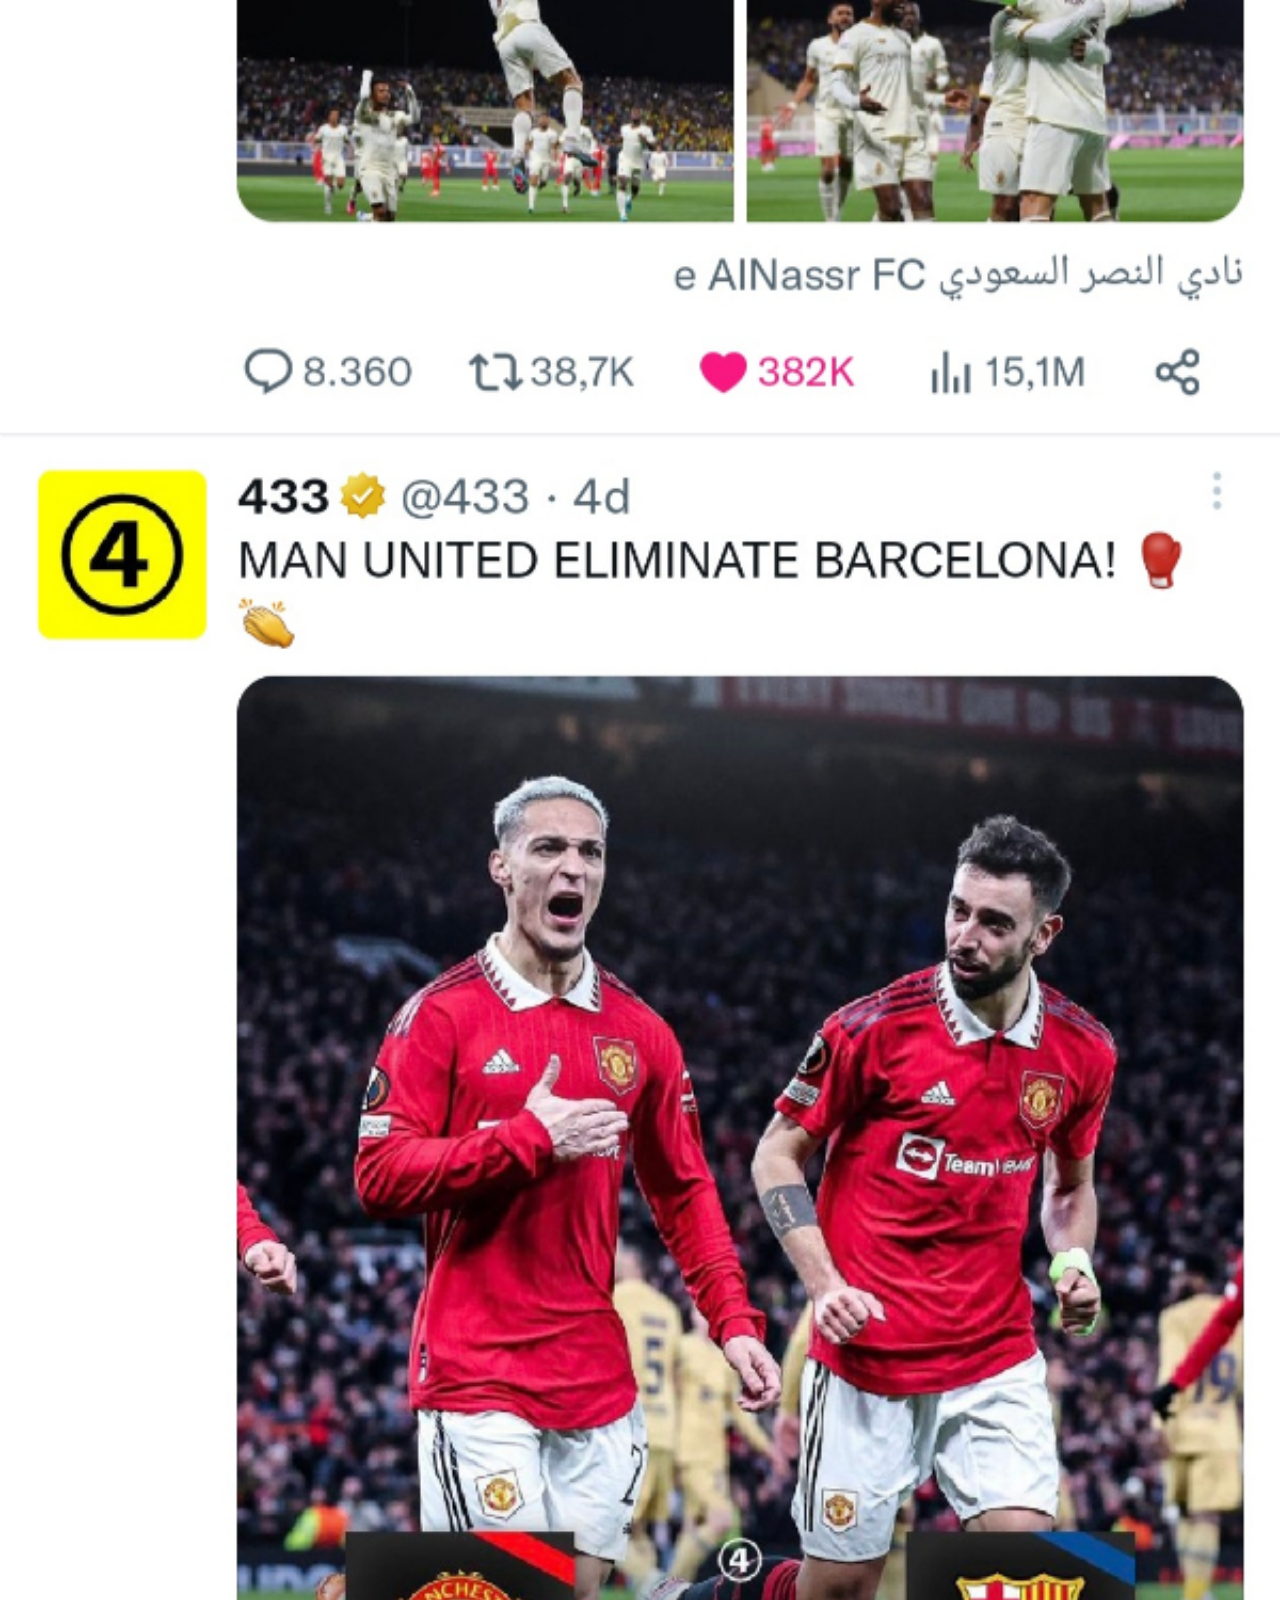
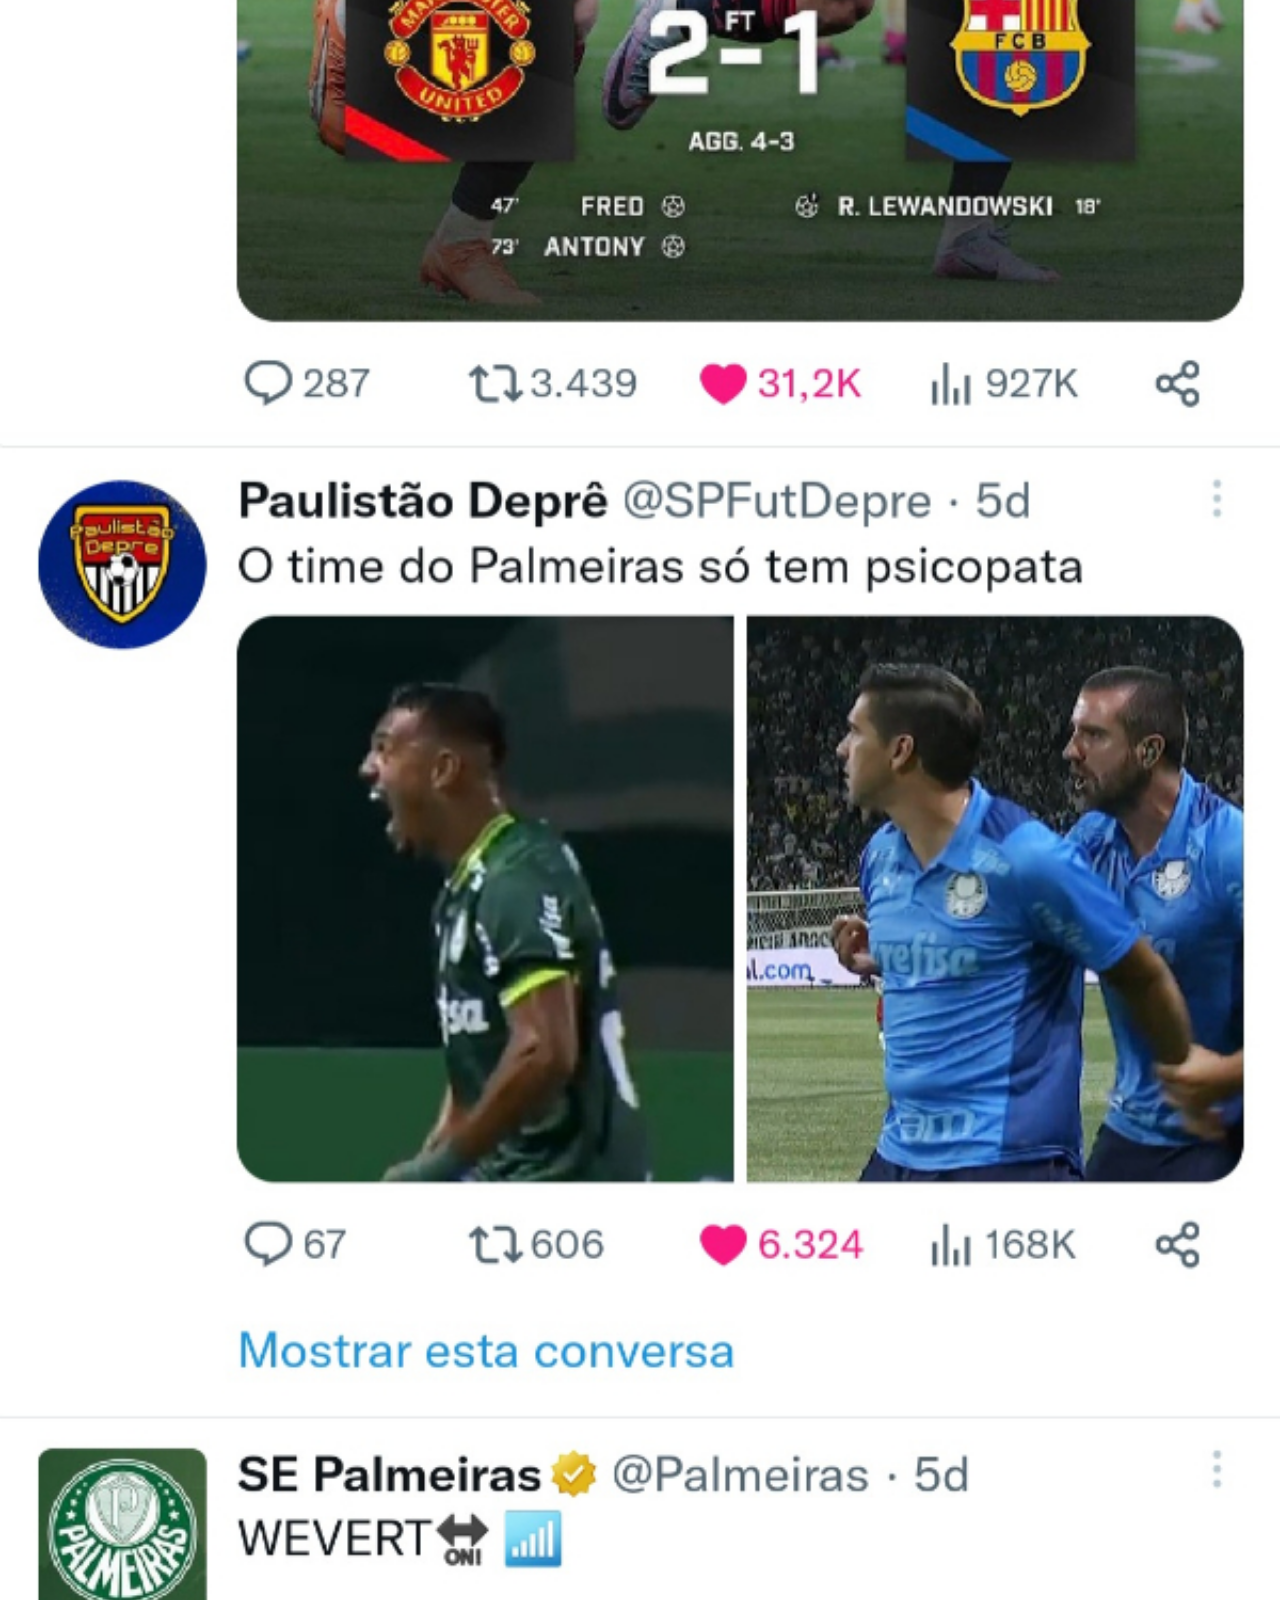
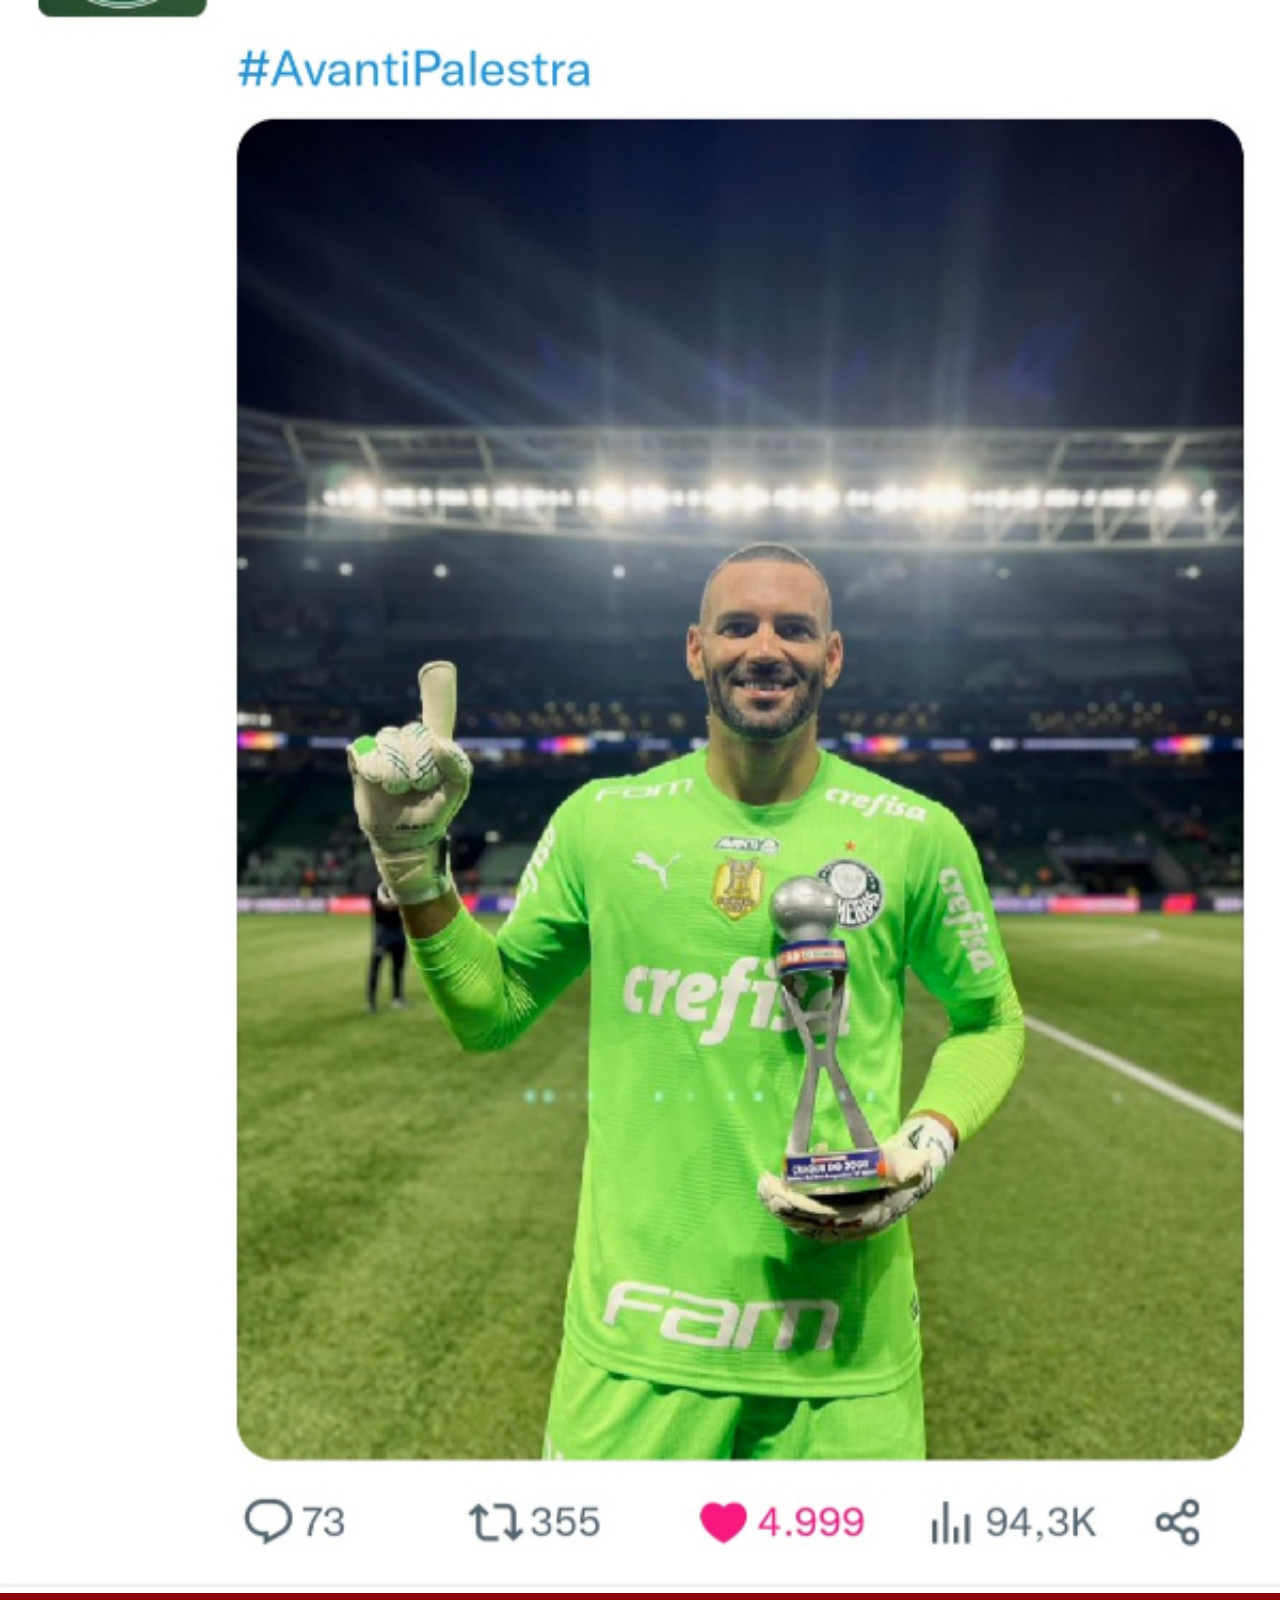
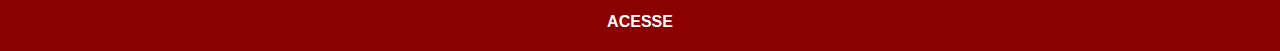
<file: twitter.html>
<!DOCTYPE html>
<html lang="pt-br">
<head>
    <meta charset="UTF-8">
    <meta name="viewport" content="width=device-width, initial-scale=1.0">
    <title>Twitter</title>
    <link rel="stylesheet" href="social.css">
</head>
<body>
    <img src="imagens/tela-twitter.jpg" alt="Twitter">
    <a href="https://twitter.com/AndrewGPS13" target="_blank">ACESSE</a>
</body>
</html>
</file>
<file: style.css>
@charset "UTF-8";

* {
    padding: 0%;
    margin: 0%;
}

html, body {
    height: 100vh;
    width: 100vw;
}

body {
    background: url(imagens/fundo-madeira.jpg)no-repeat top center;
    background-size: cover;
    background-attachment: fixed;
}

main {
    height: 100vh;
    position: relative;
}

section#telefone {
    position: absolute;
    top: 50%;
    left: 50%;
    transform: translate(-50%,-50%);
    height: 627px;
    width: 311px;
    background: url(imagens/frame-iphone.png)no-repeat;
}

iframe#tela {
    position: relative;
    top: 80px;
    left: 22px;
    width: 269px;
    height: 471px;
}

section#redes-sociais {
    padding: 25px;
    text-align: right;
}

section#redes-sociais img {     
    display: block;
    width: 50px;
    margin: 10px;
    border-radius: 50%;
    box-shadow: 2px 2px 5px rgba(0, 0, 0, 0.400);
    box-sizing: border-box;
}

section#redes-sociais img:hover {
    border: 2px solid rgba(255, 255, 255, 0.637);
    transform: translate(-3px, -3px);
    box-shadow: 5px 5px 10px rgba(0, 0, 0, 0.623);
    transition: transform .3s, border 1s;
}
</file>
<file: social.css>
@charset "UTF-8";

* {
    margin: 0px;
    padding: 0px;
    font-family: Arial, Helvetica, sans-serif;
}

::-webkit-scrollbar {
    width: 0px;
    height: 0px;
}

img {
    width: 100vw;
}

a {
    display: block;
    background-color: darkred;
    color: white;
    padding: 20px;
    text-align: center;
    font-weight: bolder;
    text-decoration: none;
}

a:hover {
    background-color: red;
}
</file>
